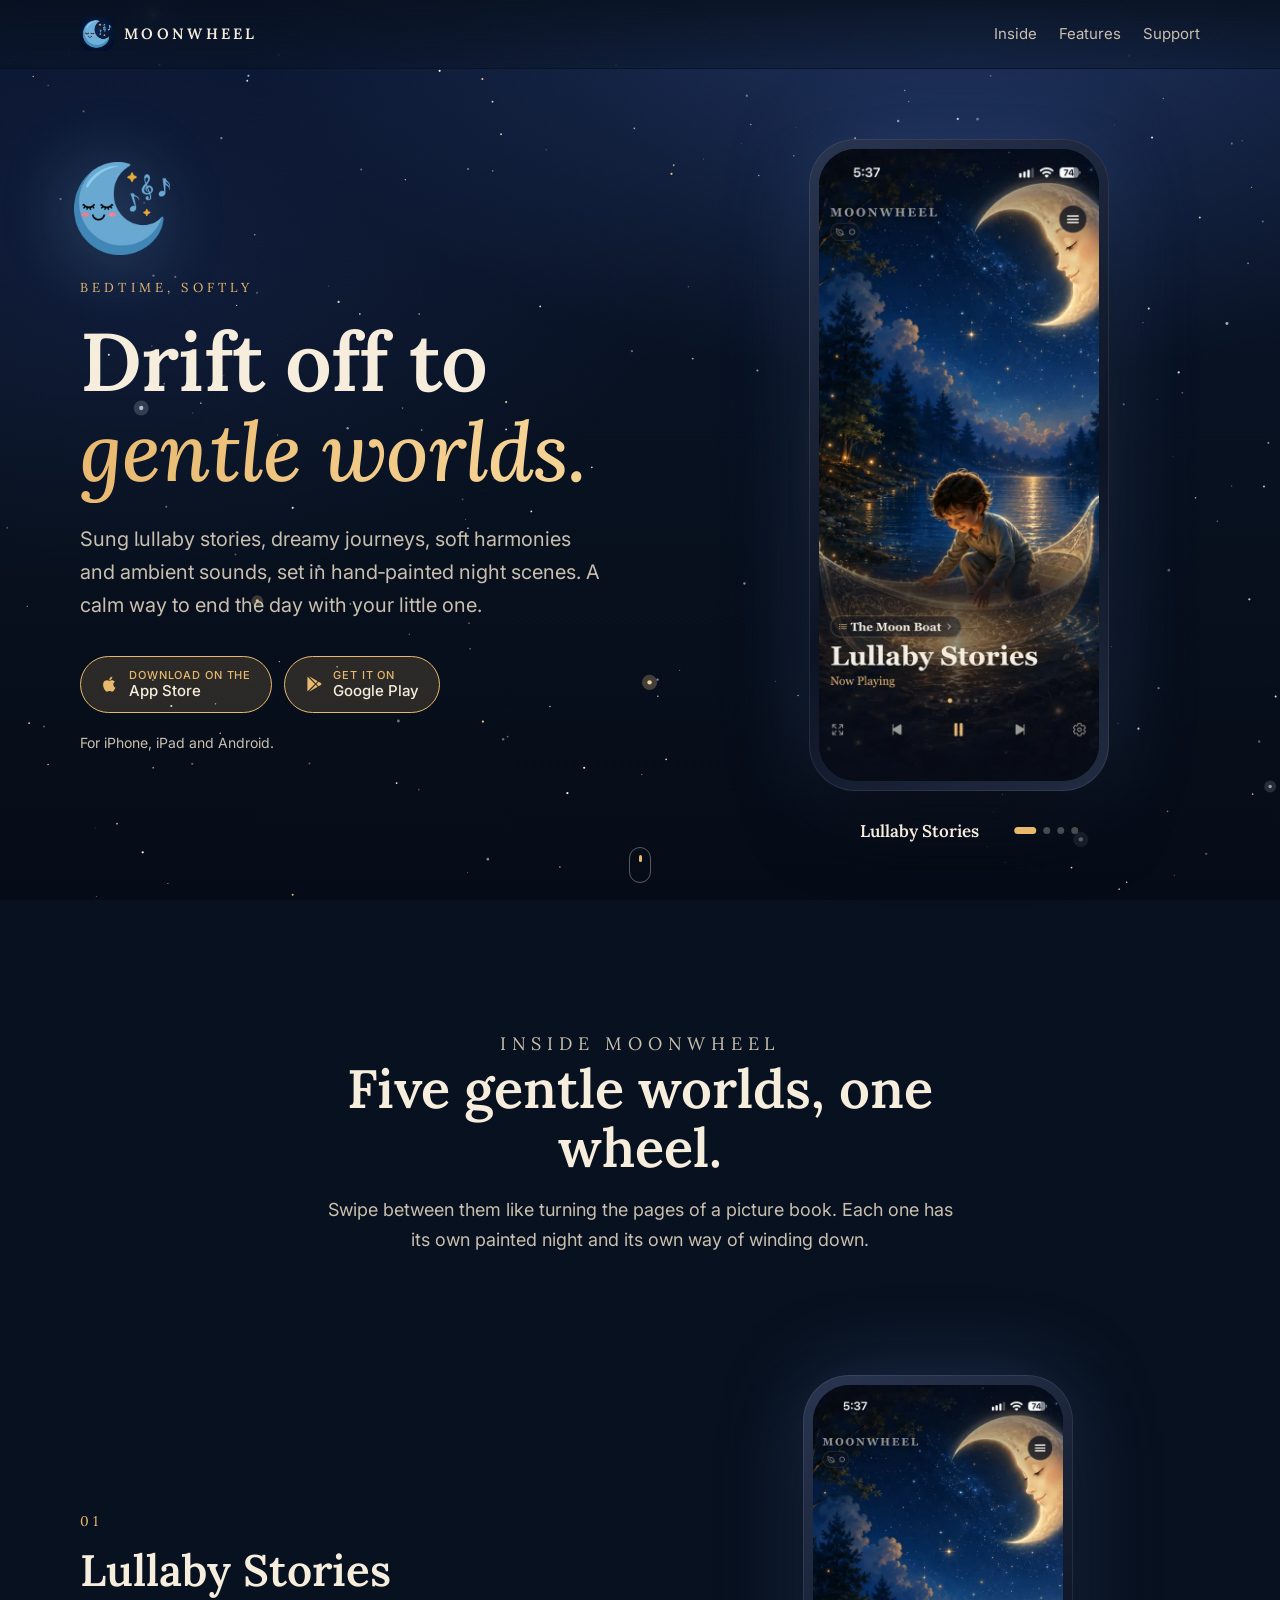
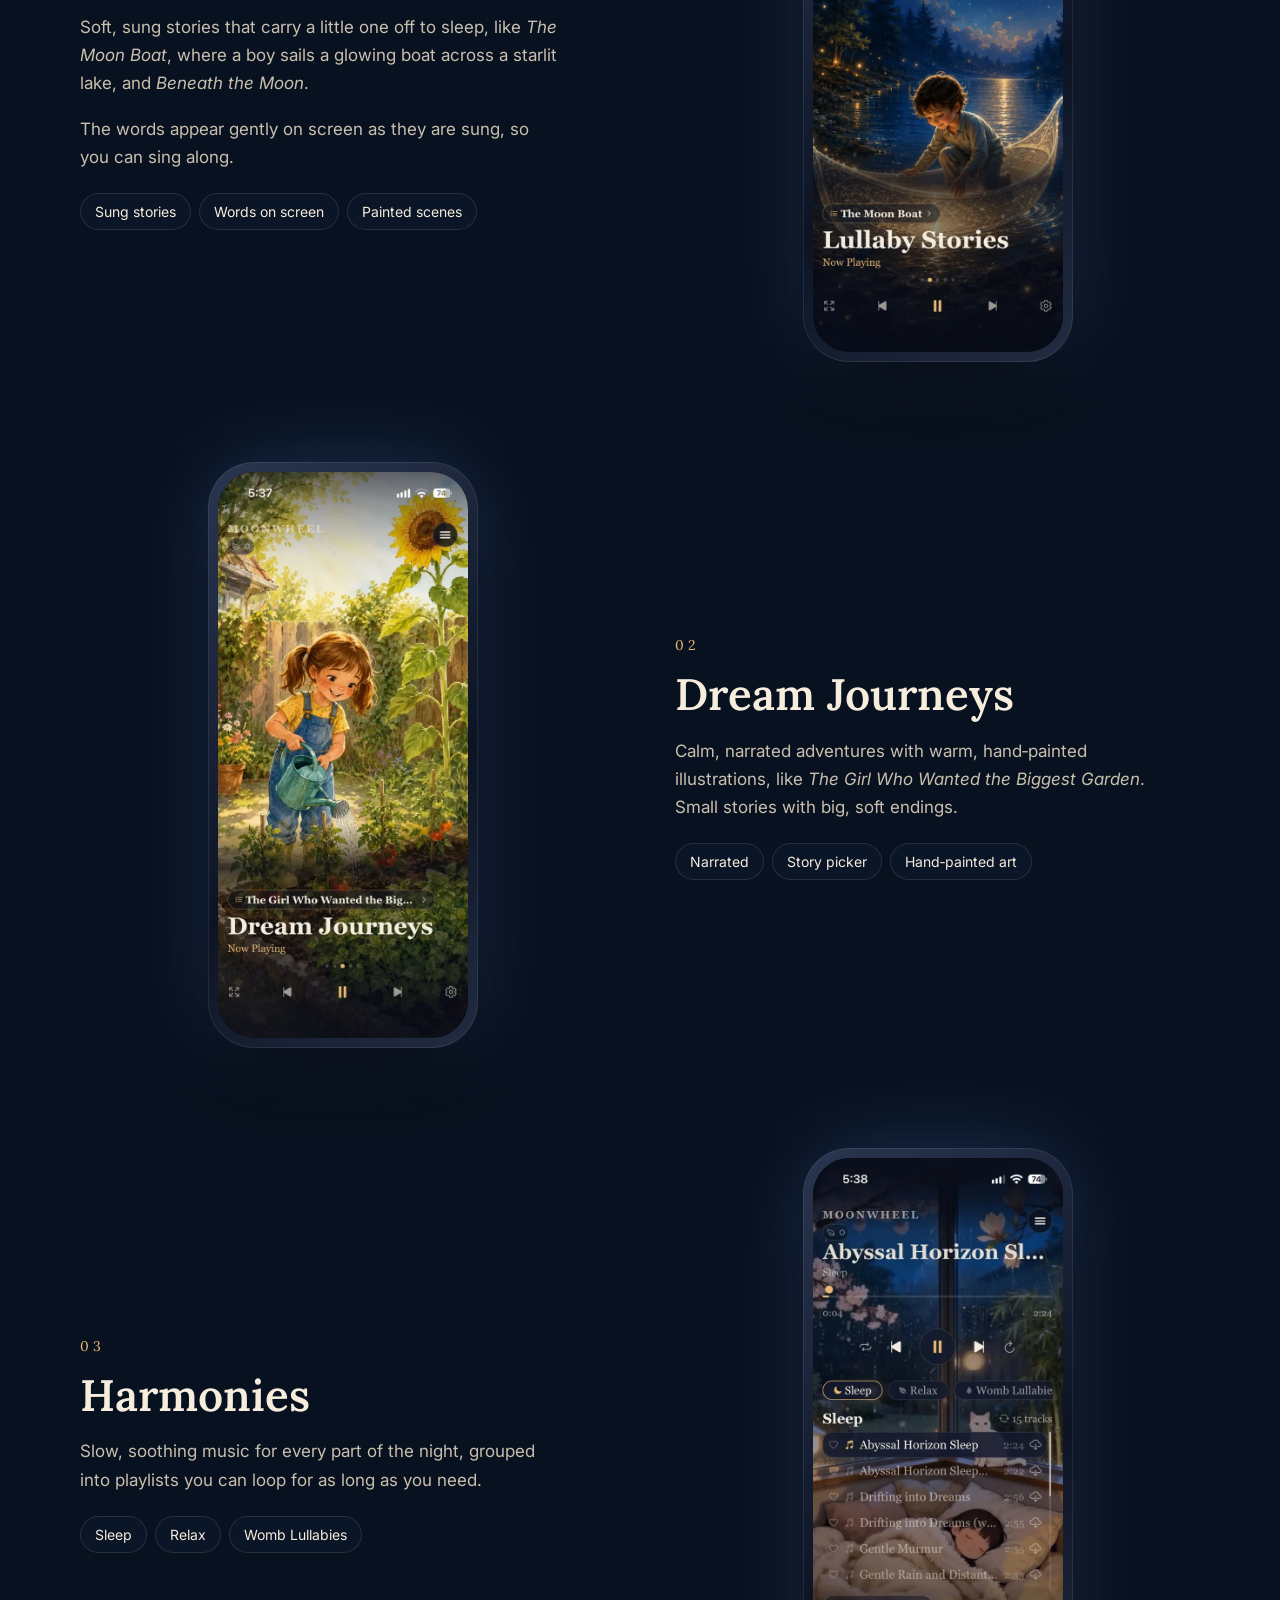
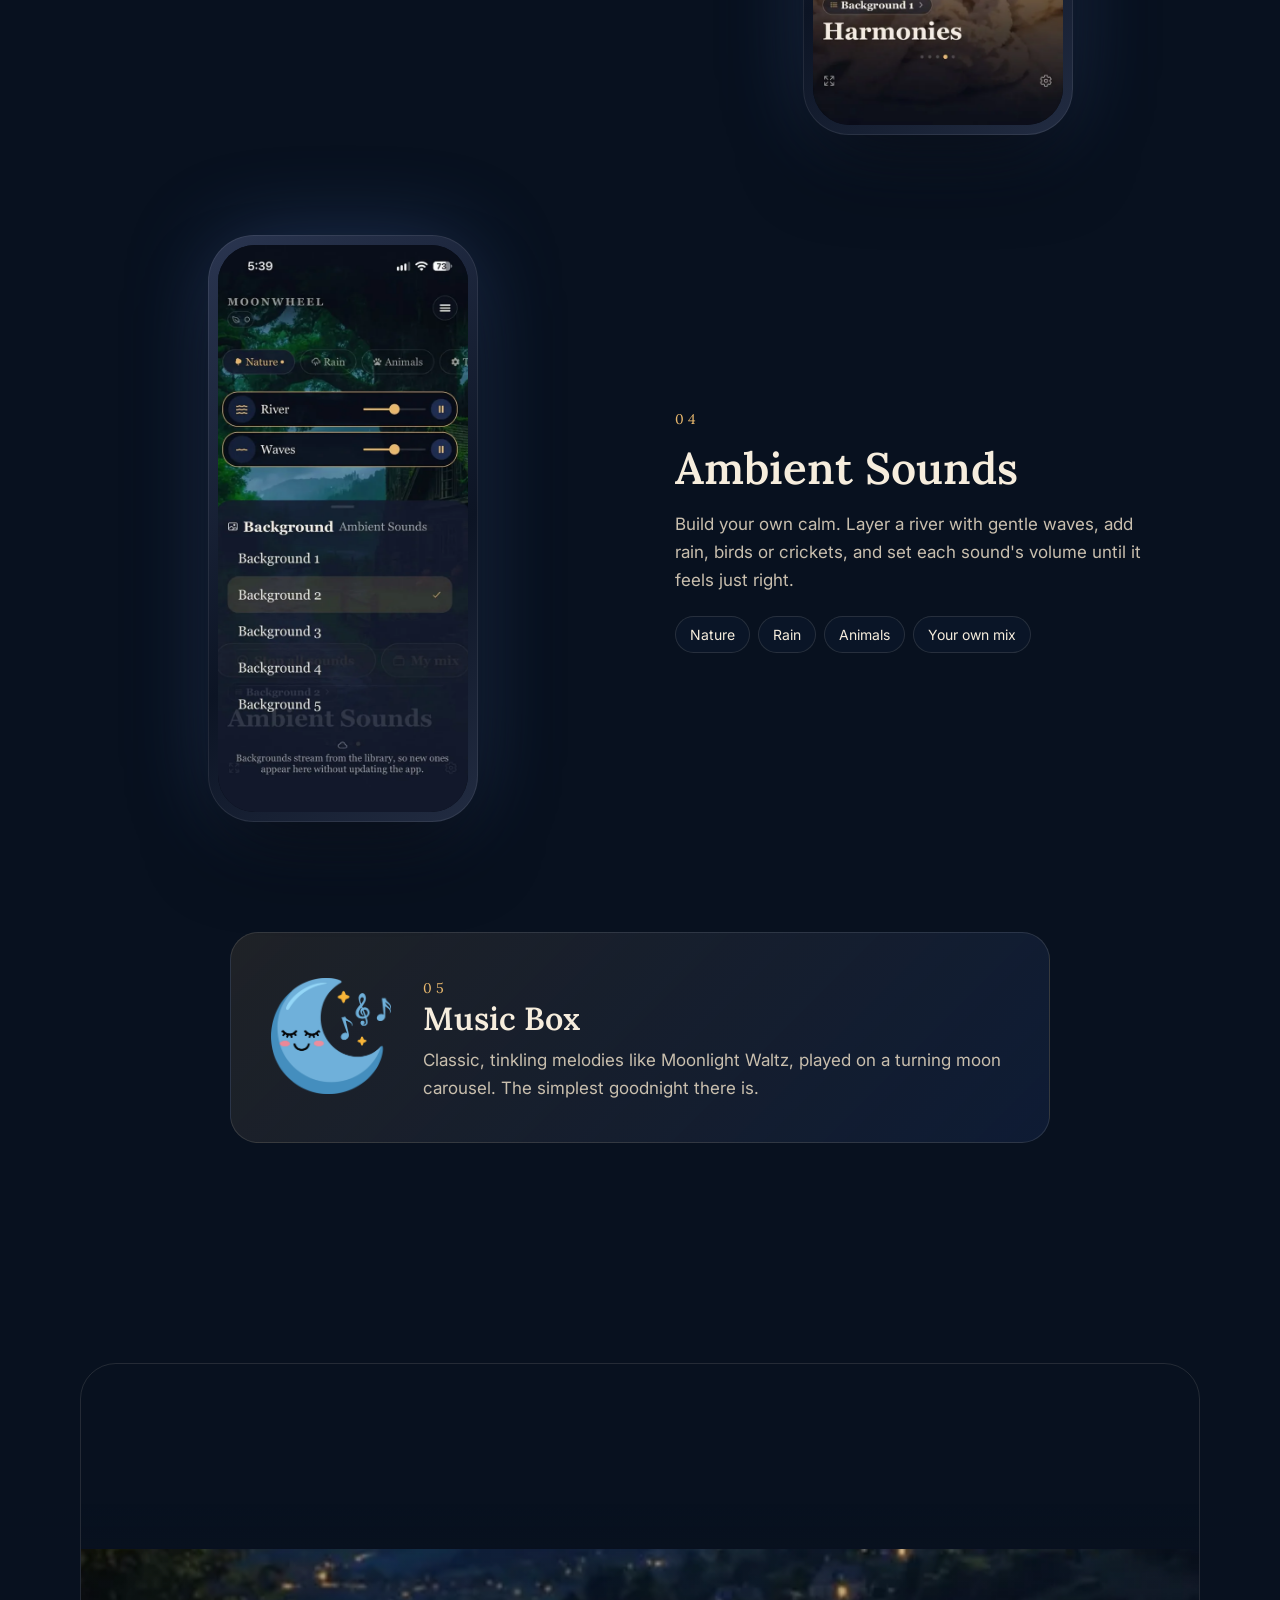
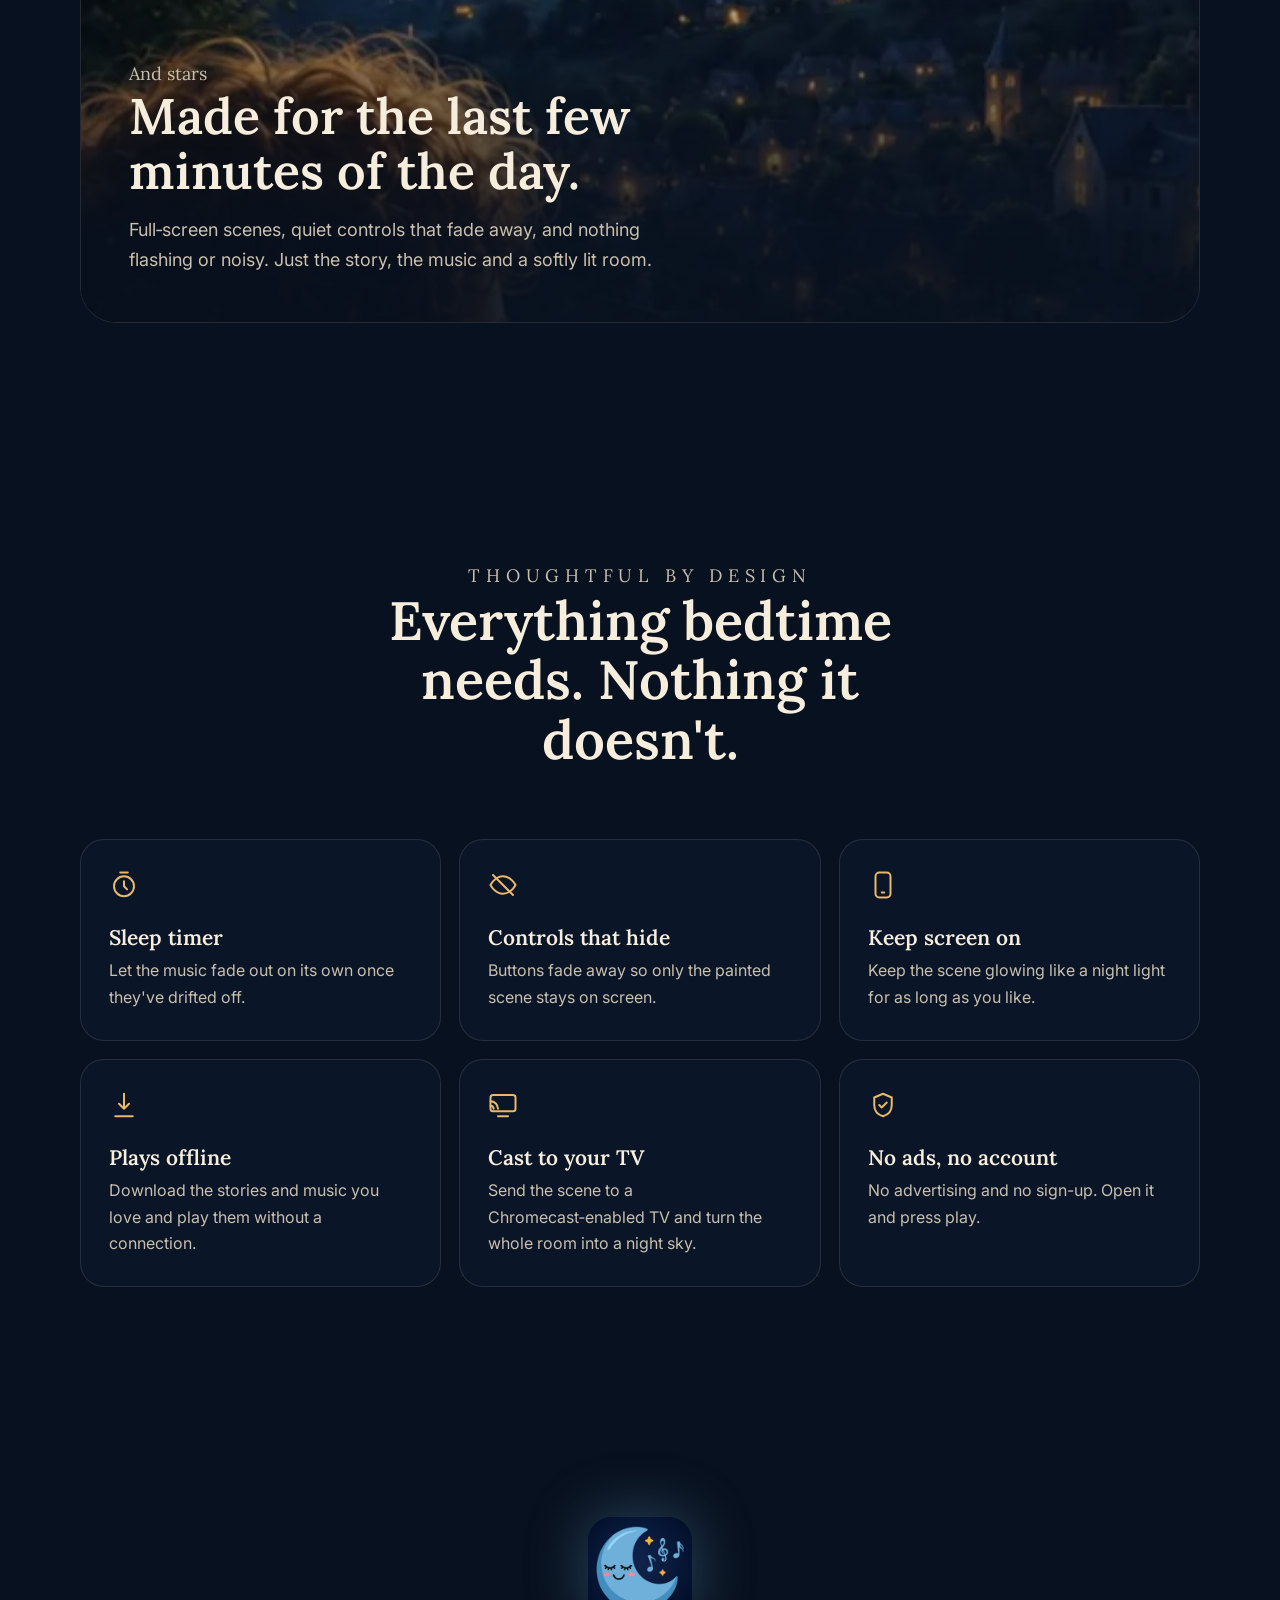
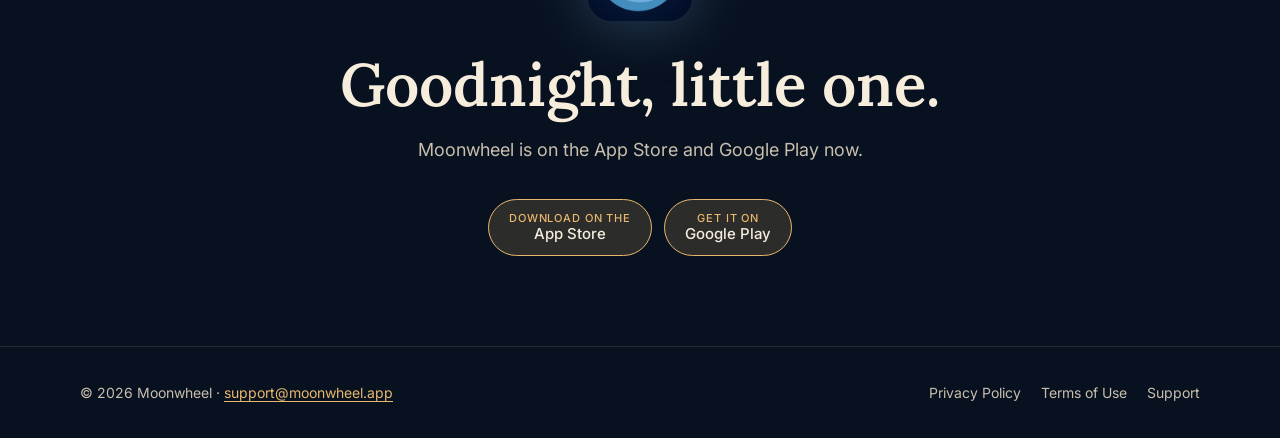
<file: index.html>
<!doctype html>
<html lang="en">
<head>
  <meta charset="utf-8">
  <meta name="viewport" content="width=device-width, initial-scale=1, viewport-fit=cover">
  <title>Moonwheel · Gentle bedtime stories &amp; sleep sounds</title>
  <meta name="description" content="Moonwheel is a calm bedtime app for little ones: sung lullaby stories, narrated dream journeys, soothing harmonies, ambient sounds and a music box, set in hand-painted night scenes.">
  <meta name="theme-color" content="#08111f">
  <meta property="og:title" content="Moonwheel · Gentle bedtime stories & sleep sounds">
  <meta property="og:description" content="Sung lullaby stories, dream journeys, soft harmonies and ambient sounds in hand-painted night scenes.">
  <meta property="og:image" content="https://moonwheel.app/assets/og.jpg">
  <meta property="og:url" content="https://moonwheel.app/">
  <meta name="twitter:card" content="summary_large_image">
  <link rel="icon" href="assets/favicon.png">
  <link rel="apple-touch-icon" href="assets/apple-touch-icon.png">
  <link rel="preconnect" href="https://fonts.googleapis.com">
  <link rel="preconnect" href="https://fonts.gstatic.com" crossorigin>
  <link href="https://fonts.googleapis.com/css2?family=Lora:ital,wght@0,500;0,600;0,700;1,500&family=Inter:wght@400;500;600&display=swap" rel="stylesheet">
  <link rel="preload" as="image" href="assets/lullaby-stories.webp">
  <style>
    :root {
      color-scheme: dark;
      --night: #08111f;
      --night-2: #0d1a2f;
      --night-3: #14264a;
      --cream: #f6eddd;
      --cream-muted: #c9bfae;
      --gold: #e8b86d;
      --gold-bright: #f6d395;
      --gold-glow: rgba(232, 184, 109, 0.35);
      --line: rgba(246, 237, 221, 0.12);
      --glass: rgba(13, 26, 47, 0.55);
      --serif: "Lora", Georgia, "Times New Roman", serif;
      --sans: "Inter", ui-sans-serif, -apple-system, BlinkMacSystemFont, "Segoe UI", sans-serif;
      --max: 1120px;
    }

    * { box-sizing: border-box; }
    html { scroll-behavior: smooth; }
    body {
      margin: 0;
      background: var(--night);
      color: var(--cream);
      font-family: var(--sans);
      font-size: 17px;
      line-height: 1.65;
      overflow-x: hidden;
      -webkit-font-smoothing: antialiased;
    }
    main { overflow-x: clip; }
    img { display: block; max-width: 100%; }
    a { color: var(--gold); text-underline-offset: 0.2em; }
    a:hover { color: var(--gold-bright); }

    /* ---------- Sky ---------- */
    .sky {
      position: fixed;
      inset: 0;
      z-index: -2;
      background:
        radial-gradient(ellipse 80% 60% at 75% 0%, rgba(58, 86, 150, 0.45), transparent 70%),
        radial-gradient(ellipse 60% 50% at 10% 30%, rgba(40, 60, 120, 0.25), transparent 70%),
        linear-gradient(180deg, #0a1630 0%, var(--night) 55%, #060c17 100%);
    }
    #stars { position: fixed; inset: 0; z-index: -1; width: 100%; height: 100%; pointer-events: none; }

    .wrap { width: min(calc(100% - 32px), var(--max)); margin-inline: auto; }

    /* ---------- Header ---------- */
    .top {
      position: sticky;
      top: 0;
      z-index: 20;
      backdrop-filter: blur(14px);
      -webkit-backdrop-filter: blur(14px);
      background: linear-gradient(180deg, rgba(8, 17, 31, 0.85), rgba(8, 17, 31, 0.35));
      border-bottom: 1px solid transparent;
      transition: border-color 0.4s;
    }
    .top.scrolled { border-bottom-color: var(--line); }
    .top .wrap { display: flex; align-items: center; justify-content: space-between; height: 68px; }
    .wordmark {
      display: flex; align-items: center; gap: 10px;
      color: var(--cream); text-decoration: none;
      font-family: var(--serif); font-weight: 600; letter-spacing: 0.22em; font-size: 15px;
    }
    .wordmark img { width: 34px; height: 34px; border-radius: 9px; }
    .top nav { display: flex; gap: 22px; font-size: 15px; }
    .top nav a { color: var(--cream-muted); text-decoration: none; }
    .top nav a:hover { color: var(--cream); }

    /* ---------- Hero ---------- */
    .hero {
      position: relative;
      min-height: calc(100vh - 68px);
      min-height: calc(100svh - 68px);
      display: grid;
      grid-template-columns: 1.1fr 0.9fr;
      align-items: center;
      gap: 48px;
      padding: 40px 0 80px;
    }
    .moon {
      width: 96px;
      height: auto;
      margin: 0 0 22px -6px;
      opacity: 0.95;
      filter: drop-shadow(0 0 40px rgba(112, 176, 220, 0.45));
      animation: bob 9s ease-in-out infinite;
      pointer-events: none;
    }
    .eyebrow {
      font-family: var(--serif);
      letter-spacing: 0.32em;
      text-transform: uppercase;
      font-size: 13px;
      color: var(--gold);
      margin: 0 0 18px;
    }
    h1, h2, h3 { font-family: var(--serif); font-weight: 600; line-height: 1.1; margin: 0; }
    .hero h1 { font-size: clamp(44px, 6.4vw, 82px); letter-spacing: -0.01em; }
    .hero h1 em {
      font-style: italic; font-weight: 500;
      background: linear-gradient(100deg, var(--gold) 0%, var(--gold-bright) 45%, var(--gold) 90%);
      background-size: 200% 100%;
      -webkit-background-clip: text; background-clip: text; color: transparent;
      animation: shimmer 7s ease-in-out infinite;
    }
    .hero .lede { font-size: clamp(17px, 1.6vw, 20px); color: var(--cream-muted); max-width: 33rem; margin: 26px 0 34px; }
    .stores { display: flex; flex-wrap: wrap; gap: 12px; align-items: center; }
    .store {
      display: inline-flex; align-items: center; gap: 10px;
      padding: 12px 20px;
      border-radius: 999px;
      border: 1px solid rgba(232, 184, 109, 0.5);
      background: rgba(232, 184, 109, 0.08);
      color: var(--cream);
      font-weight: 500; font-size: 15px;
      text-decoration: none;
    }
    a.store { background: rgba(232, 184, 109, 0.16); border-color: var(--gold); transition: background 0.2s ease, transform 0.2s ease; }
    a.store:hover { background: rgba(232, 184, 109, 0.26); transform: translateY(-1px); }
    a.store:focus-visible { outline: 2px solid var(--gold); outline-offset: 3px; }
    .store svg { width: 18px; height: 18px; fill: var(--gold); flex: none; }
    .store small { display: block; font-size: 11px; color: var(--gold); letter-spacing: 0.08em; text-transform: uppercase; line-height: 1.2; }
    .store span { line-height: 1.2; }
    .note { margin-top: 18px; font-size: 14px; color: var(--cream-muted); }

    /* ---------- Phone ---------- */
    .phone {
      position: relative;
      width: min(300px, 78vw);
      aspect-ratio: 600 / 1304;
      border-radius: 46px;
      padding: 10px;
      background: linear-gradient(145deg, #2a3550, #0c1424 60%, #222c42);
      box-shadow:
        0 0 0 1px rgba(255, 255, 255, 0.08) inset,
        0 40px 80px -20px rgba(0, 0, 0, 0.7),
        0 0 90px -10px rgba(90, 130, 210, 0.35);
    }
    .phone .screen { position: relative; width: 100%; height: 100%; border-radius: 37px; overflow: hidden; background: #050a14; }
    .phone .screen img { position: absolute; inset: 0; width: 100%; height: 100%; object-fit: cover; }
    .hero-phone { justify-self: center; position: relative; animation: float 8s ease-in-out infinite; }
    .hero-phone::before {
      content: ""; position: absolute; inset: -18% -30%; z-index: -1;
      background: radial-gradient(closest-side, rgba(232, 184, 109, 0.22), transparent 70%);
      animation: breathe 6s ease-in-out infinite;
    }
    .slides img { opacity: 0; transform: scale(1.06); transition: opacity 1.4s ease, transform 7s ease; }
    .slides img.on { opacity: 1; transform: scale(1); }
    .slide-label {
      position: absolute; left: 50%; bottom: -54px; transform: translateX(-50%);
      display: flex; align-items: center; gap: 14px; white-space: nowrap;
    }
    .slide-label b { font-family: var(--serif); font-weight: 600; font-size: 17px; min-width: 9.5em; text-align: center; transition: opacity 0.5s; }
    .dots { display: flex; gap: 7px; }
    .dots button {
      width: 7px; height: 7px; padding: 0; border: 0; border-radius: 99px;
      background: rgba(246, 237, 221, 0.28); cursor: pointer; transition: width 0.4s, background 0.4s;
    }
    .dots button.on { width: 22px; background: var(--gold); }
    .scroll-cue {
      position: absolute; left: 50%; bottom: 18px; transform: translateX(-50%);
      width: 22px; height: 36px; border: 1.5px solid rgba(246, 237, 221, 0.35); border-radius: 12px;
    }
    .scroll-cue::after {
      content: ""; position: absolute; left: 50%; top: 7px; width: 3px; height: 7px; margin-left: -1.5px;
      border-radius: 2px; background: var(--gold); animation: cue 2.2s ease-in-out infinite;
    }

    /* ---------- Sections ---------- */
    section { padding: 110px 0; }
    .section-head { text-align: center; max-width: 40rem; margin: 0 auto 70px; }
    .section-head h2 { font-size: clamp(34px, 4.4vw, 54px); }
    .section-head p { color: var(--cream-muted); font-size: 18px; margin: 18px 0 0; }

    .world {
      display: grid;
      grid-template-columns: 1fr 1fr;
      align-items: center;
      gap: 70px;
      padding: 50px 0;
    }
    .world:nth-of-type(even) .world-copy { order: 2; }
    .world .phone { justify-self: center; width: min(270px, 70vw); }
    .world-num { font-family: var(--serif); color: var(--gold); font-size: 14px; letter-spacing: 0.3em; }
    .world h3 { font-size: clamp(30px, 3.6vw, 44px); margin: 12px 0 18px; }
    .world p { color: var(--cream-muted); margin: 0 0 18px; max-width: 30rem; }
    .chips { display: flex; flex-wrap: wrap; gap: 8px; margin-top: 22px; }
    .chip {
      padding: 6px 14px; border-radius: 999px; font-size: 14px;
      border: 1px solid var(--line); background: var(--glass); color: var(--cream);
    }

    .musicbox {
      margin: 60px auto 0;
      max-width: 820px;
      display: grid;
      grid-template-columns: auto 1fr;
      gap: 32px;
      align-items: center;
      padding: 40px;
      border-radius: 28px;
      border: 1px solid var(--line);
      background: linear-gradient(135deg, rgba(232, 184, 109, 0.1), rgba(20, 38, 74, 0.5));
    }
    .musicbox .notes { position: relative; width: 120px; height: 120px; }
    .musicbox .notes img { width: 120px; height: auto; animation: sway 6s ease-in-out infinite; }
    .musicbox .notes i {
      position: absolute; font-style: normal; color: var(--gold); font-size: 22px; opacity: 0;
      animation: note 4.5s ease-in infinite;
    }
    .musicbox .notes i:nth-child(2) { left: 70%; top: 10%; animation-delay: 0s; }
    .musicbox .notes i:nth-child(3) { left: 85%; top: 35%; animation-delay: 1.5s; }
    .musicbox .notes i:nth-child(4) { left: 60%; top: 0; animation-delay: 3s; }
    .musicbox h3 { font-size: 32px; margin-bottom: 10px; }
    .musicbox p { margin: 0; color: var(--cream-muted); }

    /* ---------- Read along ---------- */
    .readalong {
      position: relative;
      border-radius: 36px;
      overflow: hidden;
      min-height: 560px;
      display: flex;
      align-items: flex-end;
      border: 1px solid var(--line);
    }
    .readalong > img {
      position: absolute; inset: 0; width: 100%; height: 100%; object-fit: cover; object-position: 50% 30%;
      transform: scale(1.08); transition: transform 0.2s linear; will-change: transform;
    }
    .readalong::after {
      content: ""; position: absolute; inset: 0;
      background: linear-gradient(180deg, rgba(8, 17, 31, 0) 25%, rgba(8, 17, 31, 0.92) 85%);
    }
    .readalong .copy { position: relative; z-index: 1; padding: 48px; max-width: 40rem; }
    .readalong h2 { font-size: clamp(32px, 4vw, 50px); }
    .readalong p { color: var(--cream-muted); font-size: 18px; margin: 16px 0 0; }
    .lyric {
      font-family: var(--serif); font-size: clamp(22px, 2.6vw, 30px); color: var(--cream);
      margin: 0 0 26px; min-height: 1.4em;
    }
    .lyric span { opacity: 0; display: inline-block; transform: translateY(8px); transition: opacity 0.5s, transform 0.5s; }
    .lyric span.on { opacity: 1; transform: none; }

    /* ---------- Features ---------- */
    .features { display: grid; grid-template-columns: repeat(3, 1fr); gap: 18px; }
    .feature {
      padding: 30px 28px; border-radius: 24px;
      border: 1px solid var(--line); background: var(--glass);
      transition: transform 0.4s ease, border-color 0.4s ease;
    }
    .feature:hover { transform: translateY(-4px); border-color: rgba(232, 184, 109, 0.4); }
    .feature svg { width: 30px; height: 30px; stroke: var(--gold); fill: none; stroke-width: 1.6; stroke-linecap: round; stroke-linejoin: round; }
    .feature h3 { font-size: 21px; margin: 18px 0 8px; }
    .feature p { margin: 0; color: var(--cream-muted); font-size: 16px; }

    /* ---------- Closing ---------- */
    .closing { text-align: center; padding: 120px 0 90px; }
    .closing .app-icon {
      width: 104px; height: 104px; border-radius: 24px; margin: 0 auto 30px;
      box-shadow: 0 0 60px rgba(112, 176, 220, 0.35); animation: bob 8s ease-in-out infinite;
    }
    .closing h2 { font-size: clamp(36px, 5vw, 60px); }
    .closing p { color: var(--cream-muted); font-size: 18px; margin: 18px auto 34px; max-width: 32rem; }
    .closing .stores { justify-content: center; }

    footer { border-top: 1px solid var(--line); padding: 34px 0 calc(34px + env(safe-area-inset-bottom)); font-size: 14px; color: var(--cream-muted); }
    footer .wrap { display: flex; flex-wrap: wrap; justify-content: space-between; gap: 16px; }
    footer nav { display: flex; flex-wrap: wrap; gap: 20px; }
    footer nav a { color: var(--cream-muted); text-decoration: none; }
    footer nav a:hover { color: var(--cream); }

    /* ---------- Reveal ---------- */
    .reveal { opacity: 0; transform: translateY(36px); transition: opacity 1s ease, transform 1s cubic-bezier(0.2, 0.7, 0.2, 1); }
    .reveal.in { opacity: 1; transform: none; }
    .reveal.d1 { transition-delay: 0.12s; }
    .reveal.d2 { transition-delay: 0.24s; }

    @keyframes float { 0%, 100% { transform: translateY(0) rotate(-1deg); } 50% { transform: translateY(-16px) rotate(1deg); } }
    @keyframes bob { 0%, 100% { transform: translateY(0) rotate(-4deg); } 50% { transform: translateY(-12px) rotate(3deg); } }
    @keyframes sway { 0%, 100% { transform: rotate(-6deg); } 50% { transform: rotate(6deg); } }
    @keyframes breathe { 0%, 100% { opacity: 0.6; transform: scale(0.95); } 50% { opacity: 1; transform: scale(1.05); } }
    @keyframes shimmer { 0%, 100% { background-position: 0% 50%; } 50% { background-position: 100% 50%; } }
    @keyframes cue { 0% { opacity: 0; transform: translateY(0); } 30% { opacity: 1; } 100% { opacity: 0; transform: translateY(12px); } }
    @keyframes note {
      0% { opacity: 0; transform: translate(0, 10px) rotate(-10deg); }
      20% { opacity: 1; }
      100% { opacity: 0; transform: translate(26px, -50px) rotate(15deg); }
    }

    /* ---------- Responsive ---------- */
    @media (max-width: 880px) {
      .top nav a.hide-sm { display: none; }
      .hero { grid-template-columns: 1fr; text-align: center; gap: 40px; padding: 30px 0 120px; }
      .hero .lede { margin-inline: auto; }
      .hero .stores { justify-content: center; }
      .moon { width: 84px; margin: 0 auto 18px; }
      .world { grid-template-columns: 1fr; gap: 36px; text-align: center; padding: 40px 0; }
      .world:nth-of-type(even) .world-copy { order: 0; }
      .world p { margin-inline: auto; }
      .chips { justify-content: center; }
      .features { grid-template-columns: 1fr 1fr; }
      .musicbox { grid-template-columns: 1fr; text-align: center; justify-items: center; padding: 32px 24px; }
      section { padding: 80px 0; }
      .readalong { min-height: 520px; }
      .readalong .copy { padding: 30px 24px; }
      .scroll-cue { display: none; }
    }
    @media (max-width: 560px) {
      .features { grid-template-columns: 1fr; }
      .top nav { gap: 16px; font-size: 14px; }
      .wordmark span { display: none; }
    }
    @media (prefers-reduced-motion: reduce) {
      *, *::before, *::after { animation: none !important; transition: none !important; }
      .reveal { opacity: 1; transform: none; }
      .lyric span { opacity: 1; transform: none; }
    }
  </style>
</head>
<body>
  <div class="sky" aria-hidden="true"></div>
  <canvas id="stars" aria-hidden="true"></canvas>

  <header class="top" id="top">
    <div class="wrap">
      <a class="wordmark" href="/"><img src="assets/app-icon.png" alt="" width="34" height="34"><span>MOONWHEEL</span></a>
      <nav aria-label="Main">
        <a class="hide-sm" href="#worlds">Inside</a>
        <a class="hide-sm" href="#features">Features</a>
        <a href="support.html">Support</a>
      </nav>
    </div>
  </header>

  <main>
    <div class="wrap">
      <section class="hero" aria-labelledby="hero-title">
        <div>
          <img class="moon" src="assets/moon.png" alt="" width="512" height="495">
          <p class="eyebrow reveal">Bedtime, softly</p>
          <h1 id="hero-title" class="reveal d1">Drift off to <em>gentle&nbsp;worlds.</em></h1>
          <p class="lede reveal d2">Sung lullaby stories, dreamy journeys, soft harmonies and ambient sounds, set in hand‑painted night scenes. A calm way to end the day with your little one.</p>
          <div class="stores reveal d2">
            <a class="store" href="https://apps.apple.com/app/id6805182580" aria-label="Download Moonwheel on the App Store">
              <svg viewBox="0 0 24 24" aria-hidden="true"><path d="M16.4 12.6c0-2.4 2-3.6 2.1-3.7-1.2-1.7-3-1.9-3.6-2-1.5-.2-3 .9-3.8.9-.8 0-2-.9-3.3-.9-1.7 0-3.3 1-4.2 2.5-1.8 3.1-.5 7.7 1.3 10.2.9 1.2 1.9 2.6 3.2 2.6 1.3-.1 1.8-.8 3.3-.8s2 .8 3.3.8c1.4 0 2.3-1.3 3.1-2.5 1-1.4 1.4-2.8 1.4-2.9 0 0-2.8-1-2.8-4.2zM14 5.3c.7-.8 1.2-2 1-3.1-1 0-2.2.7-2.9 1.5-.6.7-1.2 1.9-1 3 1.1.1 2.2-.6 2.9-1.4z"/></svg>
              <span><small>Download on the</small>App Store</span>
            </a>
            <a class="store" href="https://play.google.com/store/apps/details?id=com.moonwheel.app" aria-label="Get Moonwheel on Google Play">
              <svg viewBox="0 0 24 24" aria-hidden="true"><path d="M3.6 2.3c-.3.3-.4.7-.4 1.2v17c0 .5.1.9.4 1.2l9.6-9.7-9.6-9.7zm10.6 10.7 2.7 2.7-11.4 6.5 8.7-9.2zm0-2L5.5 1.8l11.4 6.5-2.7 2.7zm3.9-1.9 3 1.7c.9.5.9 1.9 0 2.4l-3 1.7-3-2.9 3-2.9z"/></svg>
              <span><small>Get it on</small>Google Play</span>
            </a>
          </div>
          <p class="note reveal d2">For iPhone, iPad and Android.</p>
        </div>

        <div class="hero-phone reveal d1">
          <div class="phone">
            <div class="screen slides" id="slides">
              <img class="on" src="assets/lullaby-stories.webp" alt="Lullaby Stories: a child in a glowing moon boat on a starlit lake" data-label="Lullaby Stories">
              <img src="assets/dream-journeys.webp" alt="Dream Journeys: a girl watering her sunflower garden" data-label="Dream Journeys" loading="lazy">
              <img src="assets/harmonies.webp" alt="Harmonies: a sleep music playlist over a rainy window scene" data-label="Harmonies" loading="lazy">
              <img src="assets/read-along.webp" alt="Words of a lullaby shown over a child watching a moonlit village" data-label="Read Along" loading="lazy">
            </div>
          </div>
          <div class="slide-label" aria-live="polite">
            <b id="slide-name">Lullaby Stories</b>
            <div class="dots" id="dots"></div>
          </div>
        </div>
        <a class="scroll-cue" href="#worlds" aria-label="Scroll to see more"></a>
      </section>
    </div>

    <section id="worlds">
      <div class="wrap">
        <div class="section-head reveal">
          <p class="eyebrow">Inside Moonwheel</p>
          <h2>Five gentle worlds, one wheel.</h2>
          <p>Swipe between them like turning the pages of a picture book. Each one has its own painted night and its own way of winding down.</p>
        </div>

        <article class="world">
          <div class="world-copy reveal">
            <span class="world-num">01</span>
            <h3>Lullaby Stories</h3>
            <p>Soft, sung stories that carry a little one off to sleep, like <em>The Moon Boat</em>, where a boy sails a glowing boat across a starlit lake, and <em>Beneath the Moon</em>.</p>
            <p>The words appear gently on screen as they are sung, so you can sing along.</p>
            <div class="chips"><span class="chip">Sung stories</span><span class="chip">Words on screen</span><span class="chip">Painted scenes</span></div>
          </div>
          <div class="phone reveal d1"><div class="screen"><img src="assets/lullaby-stories.webp" alt="Lullaby Stories screen" loading="lazy"></div></div>
        </article>

        <article class="world">
          <div class="world-copy reveal">
            <span class="world-num">02</span>
            <h3>Dream Journeys</h3>
            <p>Calm, narrated adventures with warm, hand‑painted illustrations, like <em>The Girl Who Wanted the Biggest Garden</em>. Small stories with big, soft endings.</p>
            <div class="chips"><span class="chip">Narrated</span><span class="chip">Story picker</span><span class="chip">Hand‑painted art</span></div>
          </div>
          <div class="phone reveal d1"><div class="screen"><img src="assets/dream-journeys.webp" alt="Dream Journeys screen" loading="lazy"></div></div>
        </article>

        <article class="world">
          <div class="world-copy reveal">
            <span class="world-num">03</span>
            <h3>Harmonies</h3>
            <p>Slow, soothing music for every part of the night, grouped into playlists you can loop for as long as you need.</p>
            <div class="chips"><span class="chip">Sleep</span><span class="chip">Relax</span><span class="chip">Womb Lullabies</span></div>
          </div>
          <div class="phone reveal d1"><div class="screen"><img src="assets/harmonies.webp" alt="Harmonies screen" loading="lazy"></div></div>
        </article>

        <article class="world">
          <div class="world-copy reveal">
            <span class="world-num">04</span>
            <h3>Ambient Sounds</h3>
            <p>Build your own calm. Layer a river with gentle waves, add rain, birds or crickets, and set each sound's volume until it feels just right.</p>
            <div class="chips"><span class="chip">Nature</span><span class="chip">Rain</span><span class="chip">Animals</span><span class="chip">Your own mix</span></div>
          </div>
          <div class="phone reveal d1"><div class="screen"><img src="assets/ambient-sounds.webp" alt="Ambient Sounds mixer screen" loading="lazy"></div></div>
        </article>

        <div class="musicbox reveal">
          <div class="notes" aria-hidden="true">
            <img src="assets/moon.png" alt="" width="120" height="116">
            <i>♪</i><i>♫</i><i>♩</i>
          </div>
          <div>
            <span class="world-num">05</span>
            <h3>Music Box</h3>
            <p>Classic, tinkling melodies like Moonlight Waltz, played on a turning moon carousel. The simplest goodnight there is.</p>
          </div>
        </div>
      </div>
    </section>

    <section aria-labelledby="readalong-title">
      <div class="wrap">
        <div class="readalong reveal" id="readalong">
          <img src="assets/read-along.webp" alt="" loading="lazy">
          <div class="copy">
            <p class="lyric" id="lyric" aria-hidden="true"></p>
            <h2 id="readalong-title">Made for the last few minutes of the day.</h2>
            <p>Full‑screen scenes, quiet controls that fade away, and nothing flashing or noisy. Just the story, the music and a softly lit room.</p>
          </div>
        </div>
      </div>
    </section>

    <section id="features">
      <div class="wrap">
        <div class="section-head reveal">
          <p class="eyebrow">Thoughtful by design</p>
          <h2>Everything bedtime needs. Nothing it doesn't.</h2>
        </div>
        <div class="features">
          <div class="feature reveal">
            <svg viewBox="0 0 24 24" aria-hidden="true"><circle cx="12" cy="13" r="8"/><path d="M12 9v4l2.5 2.5M9 2h6"/></svg>
            <h3>Sleep timer</h3>
            <p>Let the music fade out on its own once they've drifted off.</p>
          </div>
          <div class="feature reveal d1">
            <svg viewBox="0 0 24 24" aria-hidden="true"><path d="M2 12s3.5-7 10-7 10 7 10 7-3.5 7-10 7S2 12 2 12z"/><path d="M4 4l16 16"/></svg>
            <h3>Controls that hide</h3>
            <p>Buttons fade away so only the painted scene stays on screen.</p>
          </div>
          <div class="feature reveal d2">
            <svg viewBox="0 0 24 24" aria-hidden="true"><rect x="6" y="2" width="12" height="20" rx="3"/><path d="M11 18h2"/></svg>
            <h3>Keep screen on</h3>
            <p>Keep the scene glowing like a night light for as long as you like.</p>
          </div>
          <div class="feature reveal">
            <svg viewBox="0 0 24 24" aria-hidden="true"><path d="M12 3v12m0 0-4-4m4 4 4-4"/><path d="M5 21h14"/></svg>
            <h3>Plays offline</h3>
            <p>Download the stories and music you love and play them without a connection.</p>
          </div>
          <div class="feature reveal d1">
            <svg viewBox="0 0 24 24" aria-hidden="true"><rect x="2" y="4" width="20" height="13" rx="2"/><path d="M8 21h8M2 9a6 6 0 0 1 6 6M2 12.5A2.5 2.5 0 0 1 4.5 15"/></svg>
            <h3>Cast to your TV</h3>
            <p>Send the scene to a Chromecast‑enabled TV and turn the whole room into a night sky.</p>
          </div>
          <div class="feature reveal d2">
            <svg viewBox="0 0 24 24" aria-hidden="true"><path d="M12 3l7 3v6c0 4.5-3 7.8-7 9-4-1.2-7-4.5-7-9V6l7-3z"/><path d="M9 12l2 2 4-4"/></svg>
            <h3>No ads, no account</h3>
            <p>No advertising and no sign-up. Open it and press play.</p>
          </div>
        </div>
      </div>
    </section>

    <section class="closing">
      <div class="wrap reveal">
        <img class="app-icon" src="assets/app-icon.png" alt="Moonwheel app icon" width="104" height="104">
        <h2>Goodnight, little one.</h2>
        <p>Moonwheel is on the App Store and Google Play now.</p>
        <div class="stores">
          <a class="store" href="https://apps.apple.com/app/id6805182580" aria-label="Download Moonwheel on the App Store"><span><small>Download on the</small>App Store</span></a>
          <a class="store" href="https://play.google.com/store/apps/details?id=com.moonwheel.app" aria-label="Get Moonwheel on Google Play"><span><small>Get it on</small>Google Play</span></a>
        </div>
      </div>
    </section>
  </main>

  <footer>
    <div class="wrap">
      <span>© 2026 Moonwheel · <a href="mailto:support@moonwheel.app">support@moonwheel.app</a></span>
      <nav aria-label="Legal">
        <a href="privacy.html">Privacy Policy</a>
        <a href="terms.html">Terms of Use</a>
        <a href="support.html">Support</a>
      </nav>
    </div>
  </footer>

  <script>
    (function () {
      var reduce = window.matchMedia('(prefers-reduced-motion: reduce)').matches;

      /* Starfield with twinkle, slow drift and the odd shooting star. */
      var canvas = document.getElementById('stars');
      var ctx = canvas.getContext('2d');
      var stars = [], shooters = [], w, h, dpr;
      function size() {
        dpr = Math.min(window.devicePixelRatio || 1, 2);
        w = window.innerWidth; h = window.innerHeight;
        canvas.width = w * dpr; canvas.height = h * dpr;
        ctx.setTransform(dpr, 0, 0, dpr, 0, 0);
        var count = Math.round(w * h / 5200);
        stars = [];
        for (var i = 0; i < count; i++) {
          stars.push({
            x: Math.random() * w, y: Math.random() * h,
            r: Math.random() < 0.08 ? 1.3 + Math.random() : 0.4 + Math.random() * 0.8,
            p: Math.random() * Math.PI * 2, s: 0.4 + Math.random() * 1.4,
            gold: Math.random() < 0.18
          });
        }
      }
      var scrollY = 0;
      function frame(t) {
        ctx.clearRect(0, 0, w, h);
        var off = scrollY * 0.08;
        for (var i = 0; i < stars.length; i++) {
          var s = stars[i];
          var a = reduce ? 0.8 : 0.35 + 0.65 * (0.5 + 0.5 * Math.sin(t / 1000 * s.s + s.p));
          var y = ((s.y - off * s.r) % h + h) % h;
          ctx.globalAlpha = a;
          ctx.fillStyle = s.gold ? '#f6d395' : '#e9eefc';
          ctx.beginPath(); ctx.arc(s.x, y, s.r, 0, 6.283); ctx.fill();
          if (s.r > 1.6) {
            ctx.globalAlpha = a * 0.25;
            ctx.beginPath(); ctx.arc(s.x, y, s.r * 3.5, 0, 6.283); ctx.fill();
          }
        }
        if (!reduce && Math.random() < 0.004 && shooters.length < 2) {
          shooters.push({ x: Math.random() * w * 0.8 + w * 0.2, y: Math.random() * h * 0.4, v: 7 + Math.random() * 5, life: 1 });
        }
        for (var j = shooters.length - 1; j >= 0; j--) {
          var m = shooters[j];
          m.x -= m.v; m.y += m.v * 0.45; m.life -= 0.014;
          if (m.life <= 0) { shooters.splice(j, 1); continue; }
          var g = ctx.createLinearGradient(m.x, m.y, m.x + 90, m.y - 40);
          g.addColorStop(0, 'rgba(246,211,149,' + m.life + ')');
          g.addColorStop(1, 'rgba(246,211,149,0)');
          ctx.globalAlpha = 1; ctx.strokeStyle = g; ctx.lineWidth = 1.6;
          ctx.beginPath(); ctx.moveTo(m.x, m.y); ctx.lineTo(m.x + 90, m.y - 40); ctx.stroke();
        }
        ctx.globalAlpha = 1;
        if (!reduce) requestAnimationFrame(frame);
      }
      size(); requestAnimationFrame(frame);
      window.addEventListener('resize', function () { size(); if (reduce) frame(0); });

      /* Header border + read-along parallax on scroll. */
      var top = document.getElementById('top');
      var ra = document.getElementById('readalong');
      var raImg = ra.querySelector('img');
      window.addEventListener('scroll', function () {
        scrollY = window.scrollY;
        top.classList.toggle('scrolled', scrollY > 10);
        if (!reduce) {
          var r = ra.getBoundingClientRect();
          var k = (r.top + r.height / 2 - h / 2) / h;
          raImg.style.transform = 'scale(1.12) translateY(' + (k * 40).toFixed(1) + 'px)';
        }
      }, { passive: true });

      /* Hero phone slideshow. */
      var slides = Array.prototype.slice.call(document.querySelectorAll('#slides img'));
      var dots = document.getElementById('dots');
      var name = document.getElementById('slide-name');
      var cur = 0, timer;
      slides.forEach(function (img, i) {
        var b = document.createElement('button');
        b.type = 'button';
        b.setAttribute('aria-label', 'Show ' + img.dataset.label);
        if (i === 0) b.className = 'on';
        b.addEventListener('click', function () { show(i); restart(); });
        dots.appendChild(b);
      });
      function show(i) {
        slides[cur].classList.remove('on'); dots.children[cur].classList.remove('on');
        cur = i;
        slides[cur].classList.add('on'); dots.children[cur].classList.add('on');
        name.style.opacity = 0;
        setTimeout(function () { name.textContent = slides[cur].dataset.label; name.style.opacity = 1; }, 250);
      }
      function restart() { clearInterval(timer); timer = setInterval(function () { show((cur + 1) % slides.length); }, 4200); }
      if (!reduce) restart();

      /* Lyric that writes itself word by word. */
      var lines = ['And stars came softly through the skies,', 'Have softly gone away.'];
      var lyric = document.getElementById('lyric'), li = 0, started = false;
      function sing() {
        var words = lines[li].split(' ');
        lyric.innerHTML = words.map(function (wd) { return '<span>' + wd + '&nbsp;</span>'; }).join('');
        var spans = lyric.children;
        if (reduce) { for (var k = 0; k < spans.length; k++) spans[k].className = 'on'; return; }
        for (var n = 0; n < spans.length; n++) (function (n) { setTimeout(function () { spans[n].className = 'on'; }, 380 * n); })(n);
        li = (li + 1) % lines.length;
        setTimeout(sing, 380 * words.length + 2600);
      }

      /* Scroll reveal. */
      var io = new IntersectionObserver(function (entries) {
        entries.forEach(function (e) {
          if (!e.isIntersecting) return;
          e.target.classList.add('in');
          if (e.target === ra && !started) { started = true; sing(); }
          io.unobserve(e.target);
        });
      }, { threshold: 0.18 });
      document.querySelectorAll('.reveal').forEach(function (el) { io.observe(el); });
    })();
  </script>
</body>
</html>
</file>
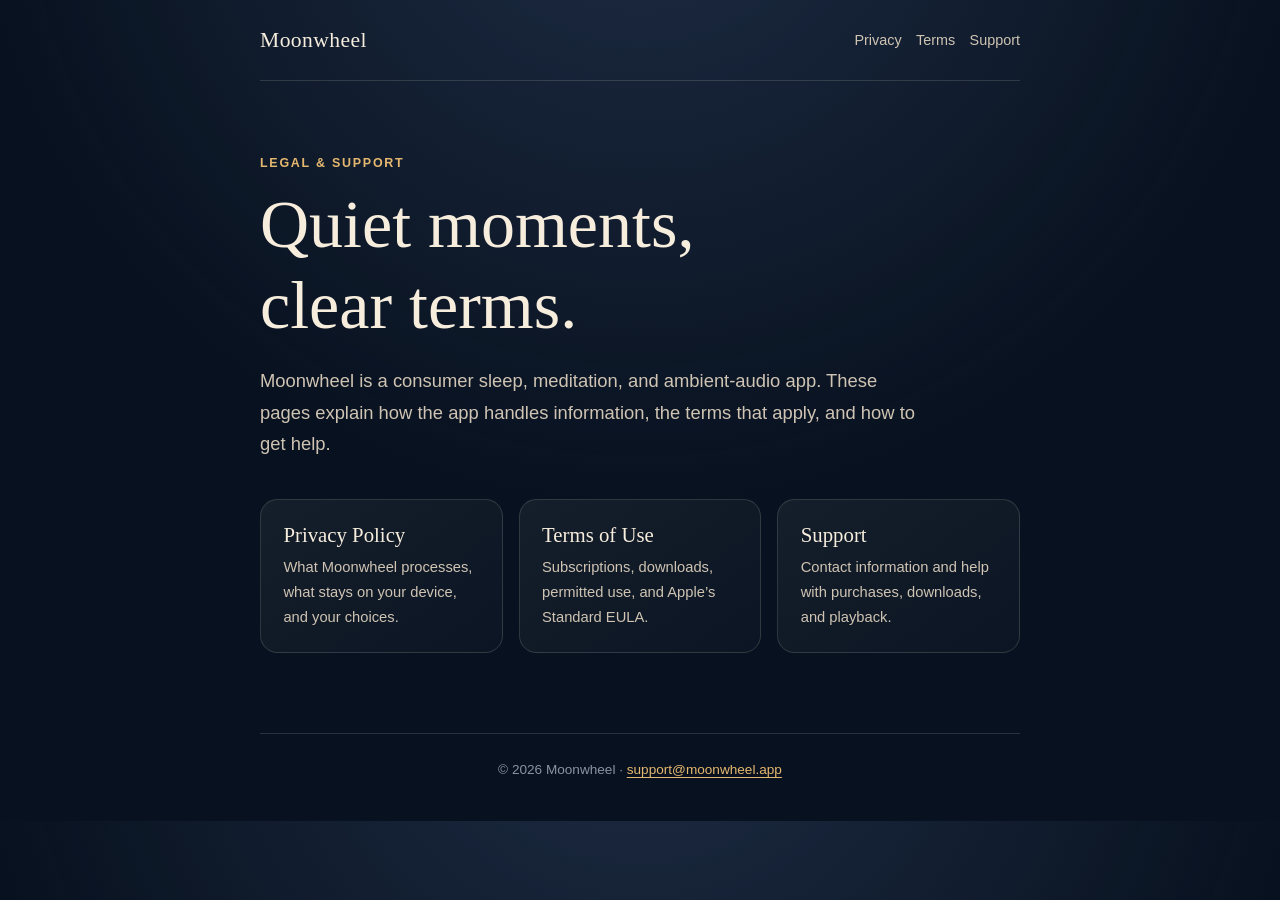
<file: legal.html>
<!doctype html>
<html lang="en">
<head>
  <meta charset="utf-8">
  <meta name="viewport" content="width=device-width, initial-scale=1">
  <meta name="description" content="Privacy, terms, and support information for the Moonwheel app.">
  <title>Moonwheel · Legal &amp; Support</title>
  <link rel="stylesheet" href="styles.css">
</head>
<body>
  <header class="site-header">
    <a class="brand" href="index.html">Moonwheel</a>
    <nav aria-label="Legal and support">
      <a href="privacy.html">Privacy</a>
      <a href="terms.html">Terms</a>
      <a href="support.html">Support</a>
    </nav>
  </header>
  <main>
    <p class="eyebrow">Legal &amp; support</p>
    <h1>Quiet moments,<br>clear terms.</h1>
    <p class="lede">Moonwheel is a consumer sleep, meditation, and ambient-audio app. These pages explain how the app handles information, the terms that apply, and how to get help.</p>
    <div class="grid">
      <a class="card" href="privacy.html">
        <h2>Privacy Policy</h2>
        <p>What Moonwheel processes, what stays on your device, and your choices.</p>
      </a>
      <a class="card" href="terms.html">
        <h2>Terms of Use</h2>
        <p>Subscriptions, downloads, permitted use, and Apple’s Standard EULA.</p>
      </a>
      <a class="card" href="support.html">
        <h2>Support</h2>
        <p>Contact information and help with purchases, downloads, and playback.</p>
      </a>
    </div>
  </main>
  <footer class="site-footer">© 2026 Moonwheel · <a href="mailto:support@moonwheel.app">support@moonwheel.app</a></footer>
</body>
</html>
</file>
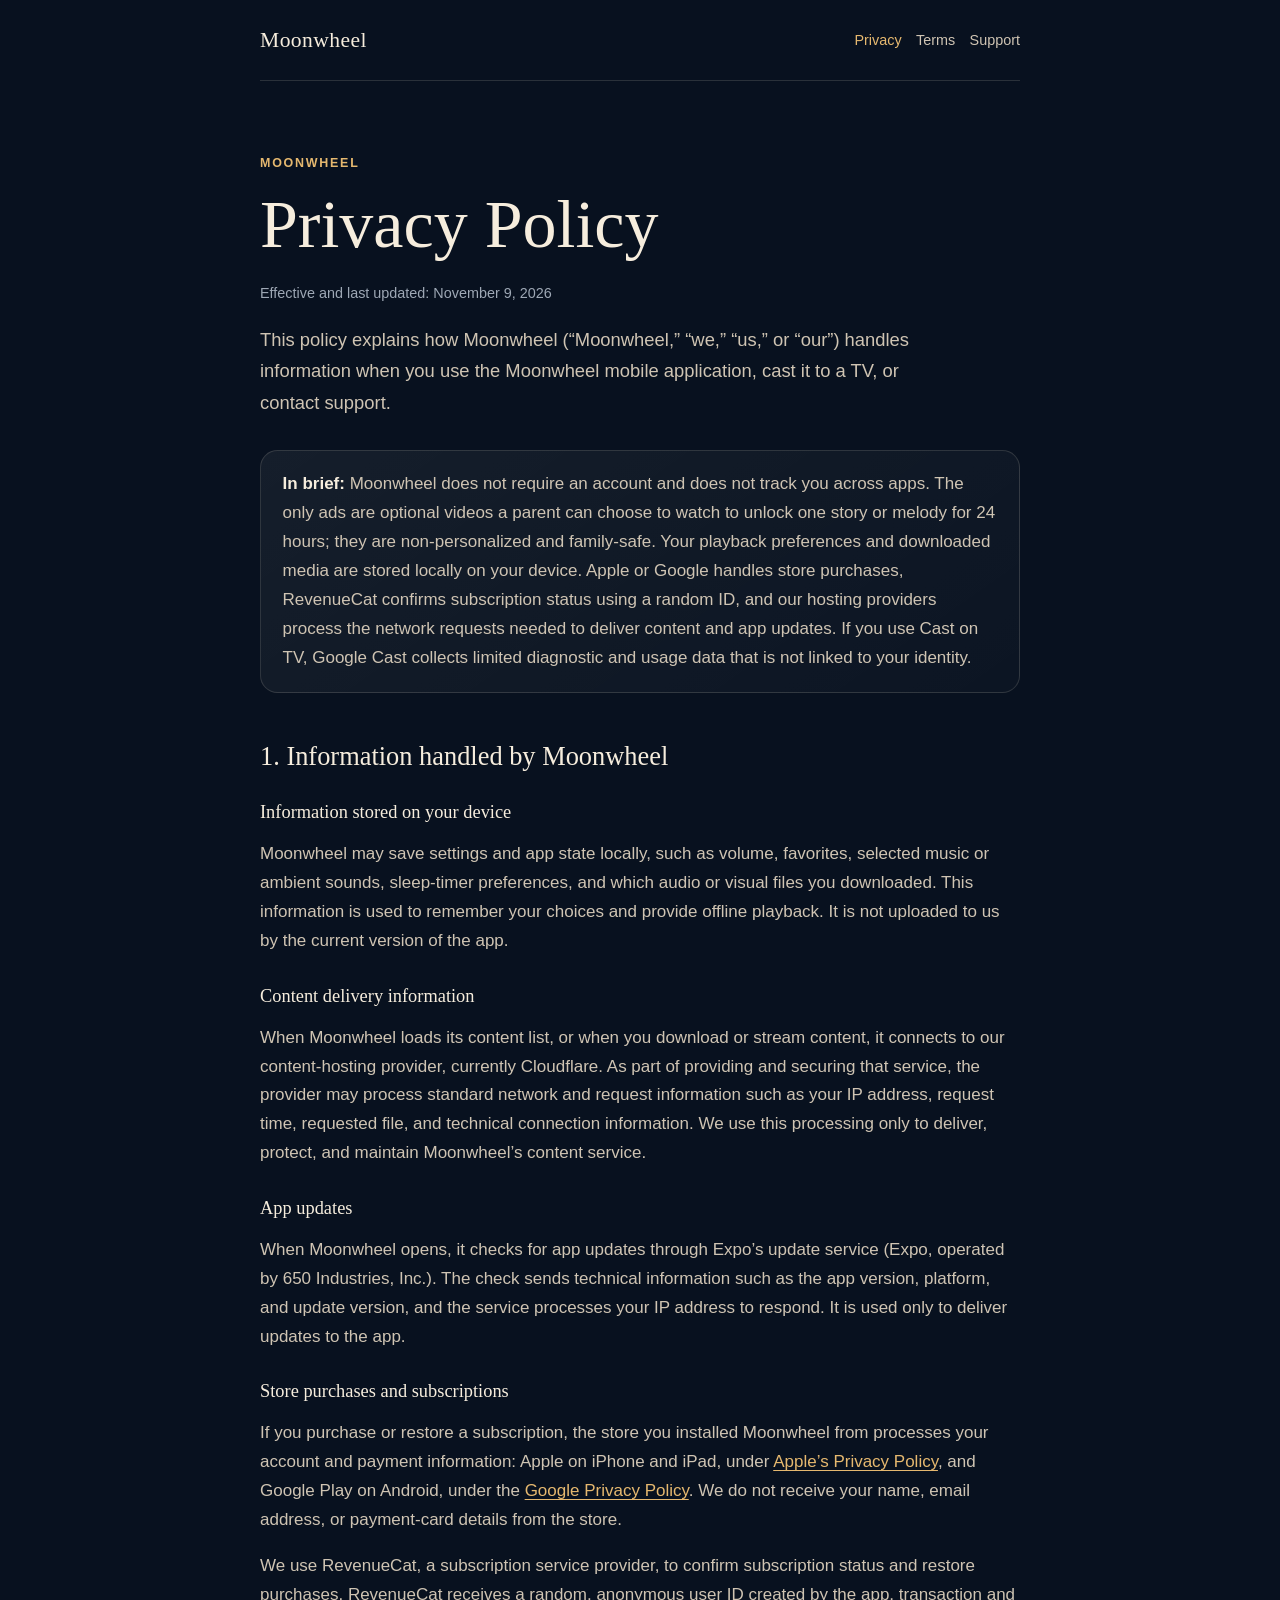
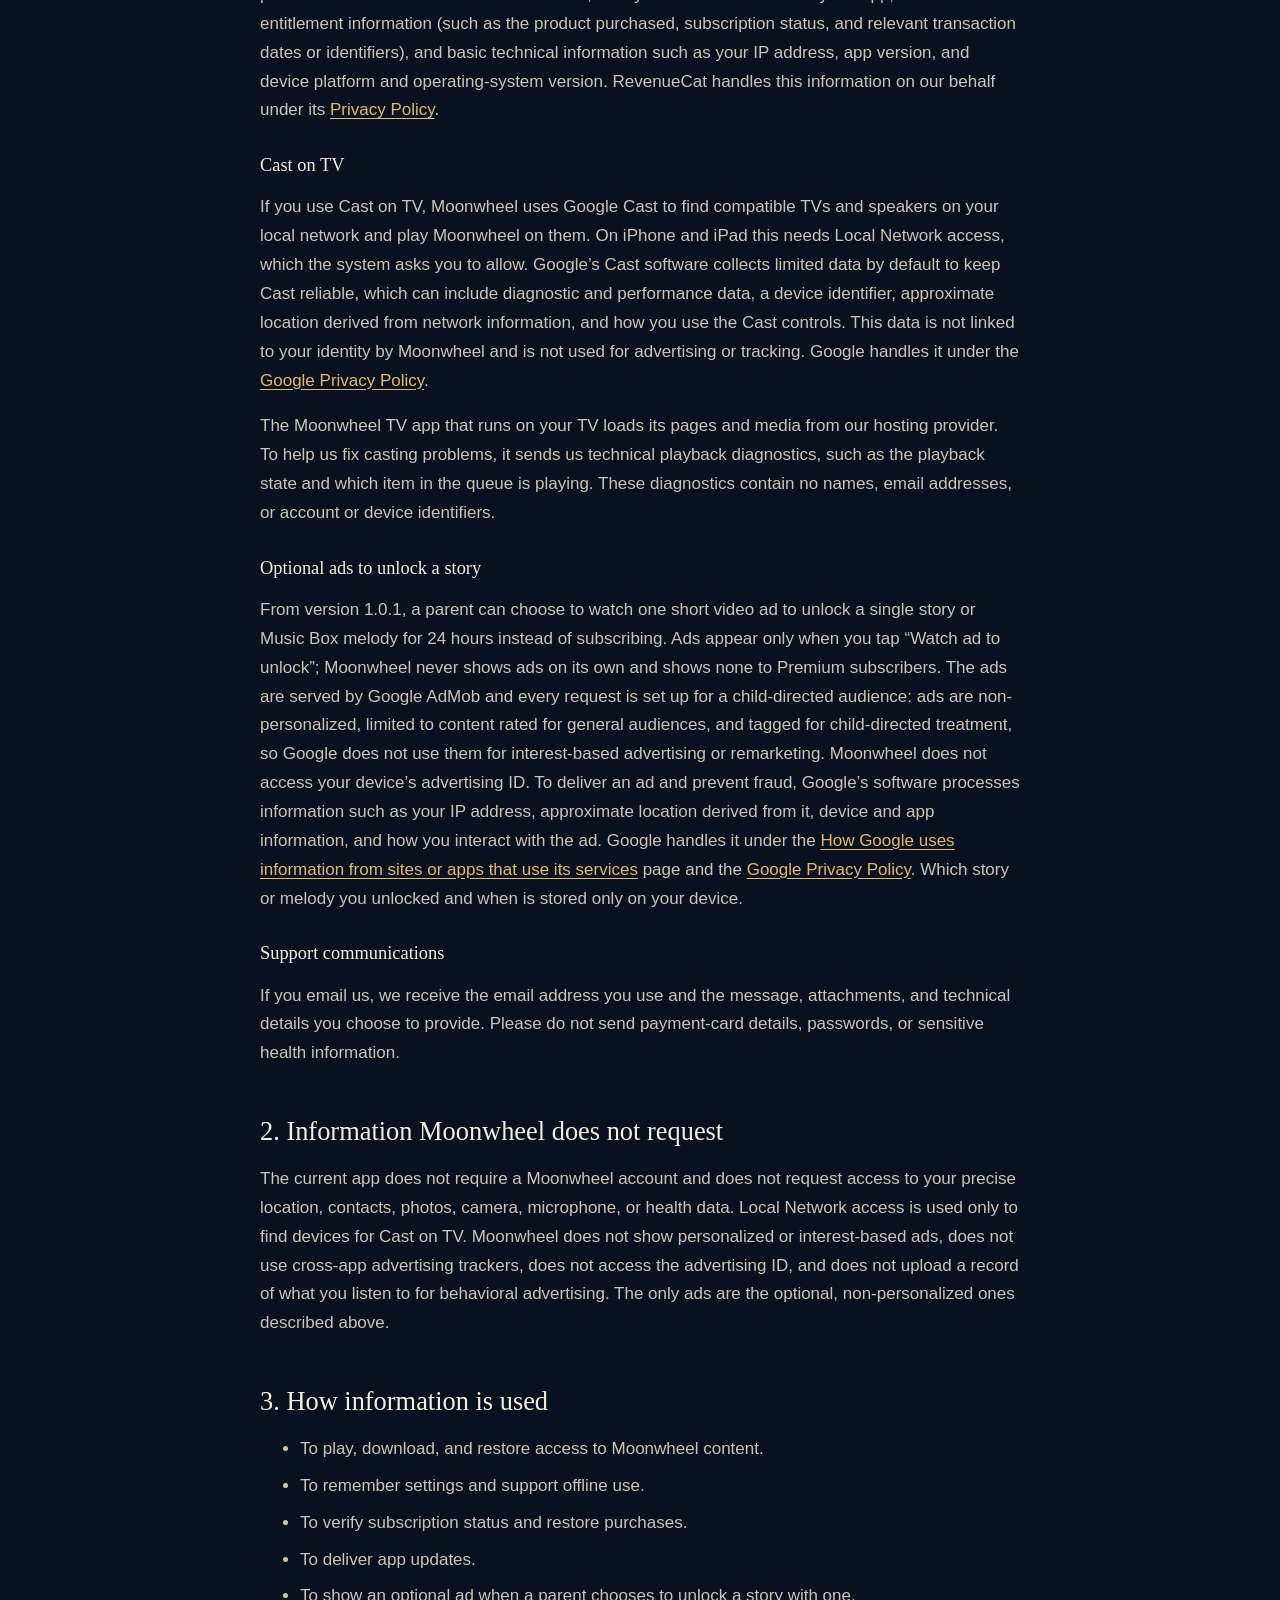
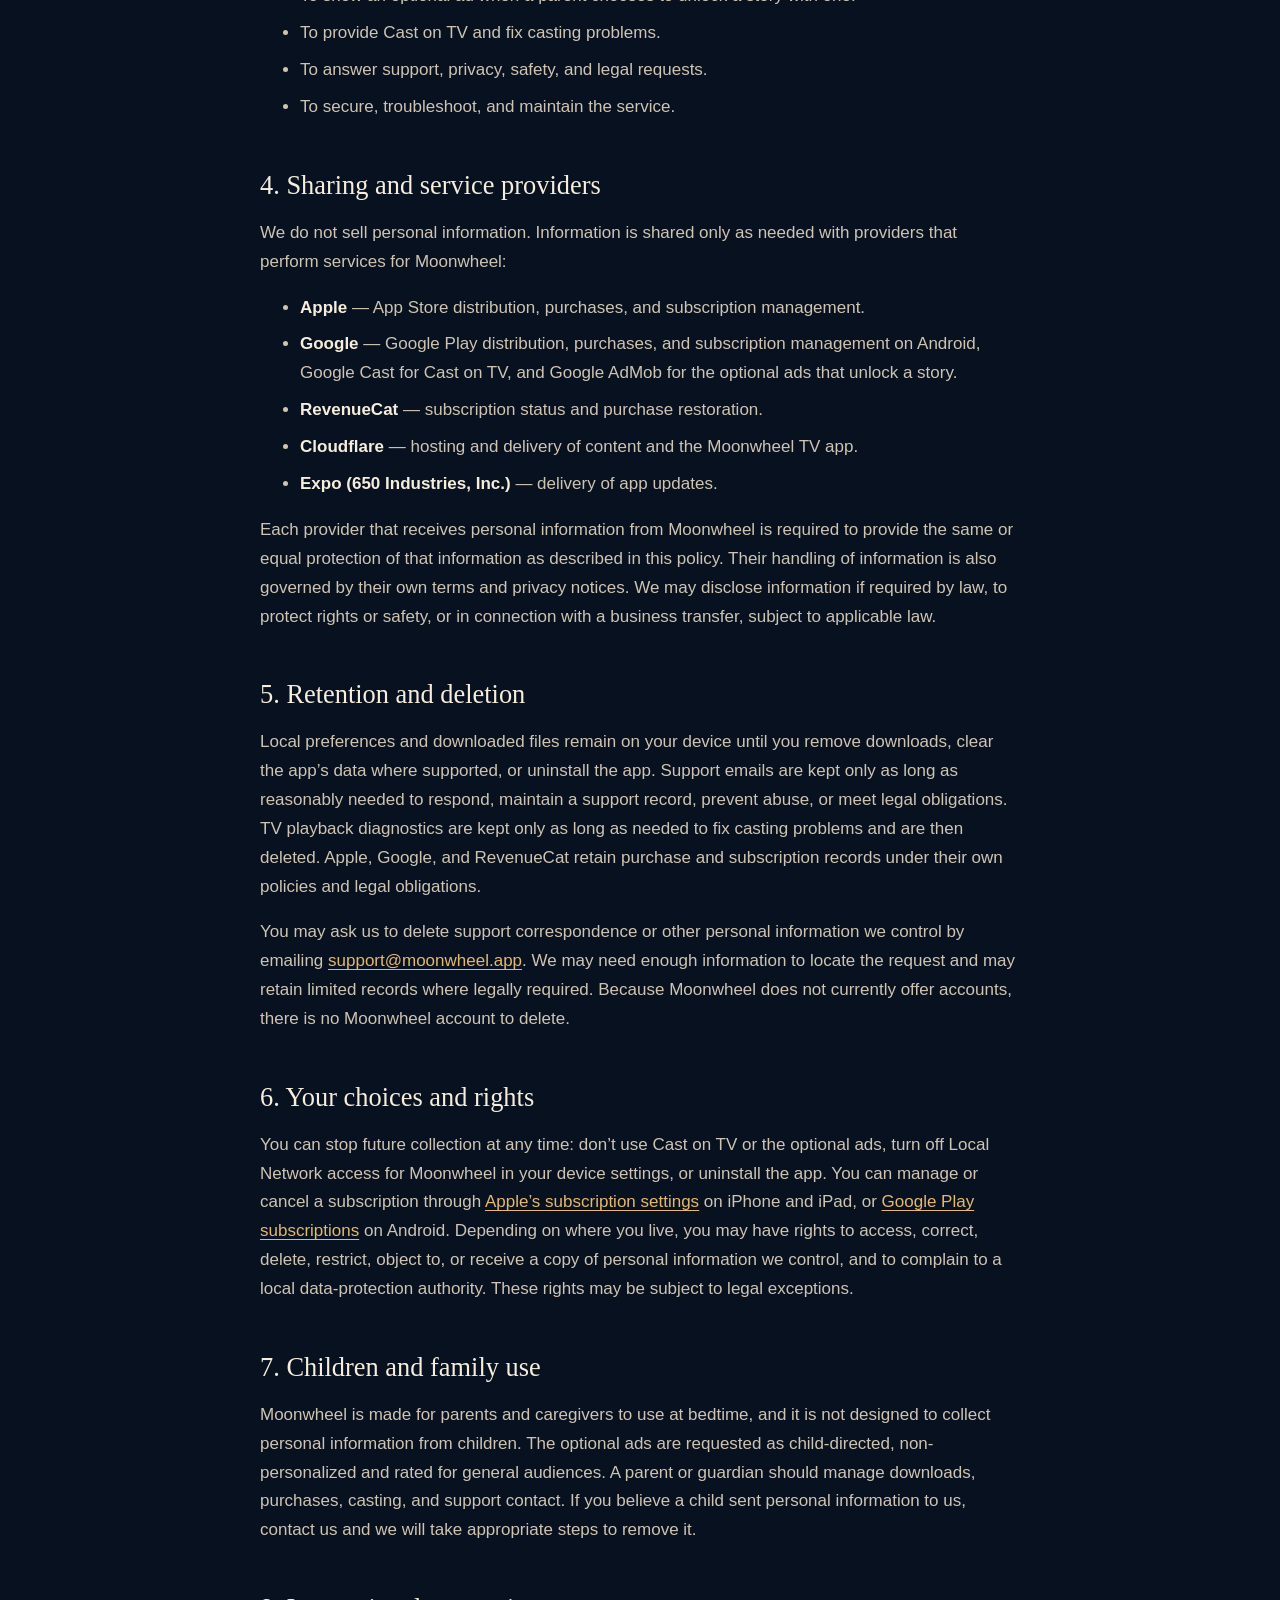
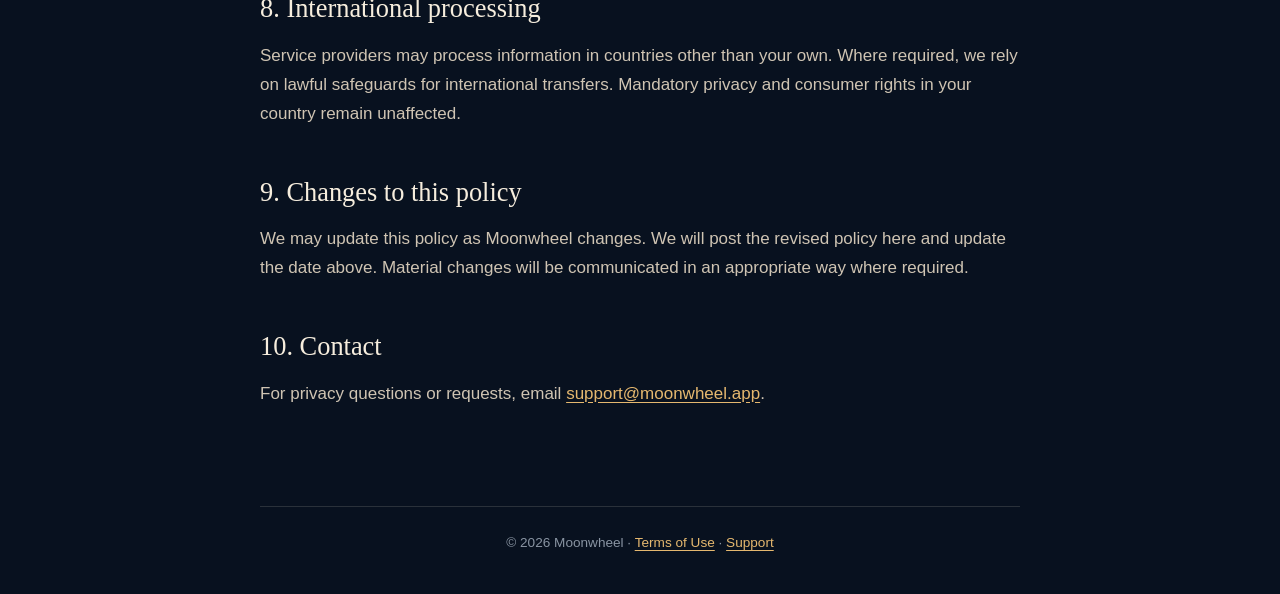
<file: privacy.html>
<!doctype html>
<html lang="en">
<head>
  <meta charset="utf-8">
  <meta name="viewport" content="width=device-width, initial-scale=1">
  <meta name="description" content="Moonwheel Privacy Policy.">
  <title>Privacy Policy · Moonwheel</title>
  <link rel="stylesheet" href="styles.css">
</head>
<body>
  <header class="site-header">
    <a class="brand" href="index.html">Moonwheel</a>
    <nav aria-label="Legal and support">
      <a href="privacy.html" aria-current="page">Privacy</a>
      <a href="terms.html">Terms</a>
      <a href="support.html">Support</a>
    </nav>
  </header>
  <main>
    <p class="eyebrow">Moonwheel</p>
    <h1>Privacy Policy</h1>
    <p class="updated">Effective and last updated: November 9, 2026</p>
    <p class="lede">This policy explains how Moonwheel (“Moonwheel,” “we,” “us,” or “our”) handles information when you use the Moonwheel mobile application, cast it to a TV, or contact support.</p>

    <div class="notice"><p><strong>In brief:</strong> Moonwheel does not require an account and does not track you across apps. The only ads are optional videos a parent can choose to watch to unlock one story or melody for 24 hours; they are non-personalized and family-safe. Your playback preferences and downloaded media are stored locally on your device. Apple or Google handles store purchases, RevenueCat confirms subscription status using a random ID, and our hosting providers process the network requests needed to deliver content and app updates. If you use Cast on TV, Google Cast collects limited diagnostic and usage data that is not linked to your identity.</p></div>

    <h2>1. Information handled by Moonwheel</h2>
    <h3>Information stored on your device</h3>
    <p>Moonwheel may save settings and app state locally, such as volume, favorites, selected music or ambient sounds, sleep-timer preferences, and which audio or visual files you downloaded. This information is used to remember your choices and provide offline playback. It is not uploaded to us by the current version of the app.</p>

    <h3>Content delivery information</h3>
    <p>When Moonwheel loads its content list, or when you download or stream content, it connects to our content-hosting provider, currently Cloudflare. As part of providing and securing that service, the provider may process standard network and request information such as your IP address, request time, requested file, and technical connection information. We use this processing only to deliver, protect, and maintain Moonwheel’s content service.</p>

    <h3>App updates</h3>
    <p>When Moonwheel opens, it checks for app updates through Expo’s update service (Expo, operated by 650 Industries, Inc.). The check sends technical information such as the app version, platform, and update version, and the service processes your IP address to respond. It is used only to deliver updates to the app.</p>

    <h3>Store purchases and subscriptions</h3>
    <p>If you purchase or restore a subscription, the store you installed Moonwheel from processes your account and payment information: Apple on iPhone and iPad, under <a href="https://www.apple.com/legal/privacy/" rel="external">Apple’s Privacy Policy</a>, and Google Play on Android, under the <a href="https://policies.google.com/privacy" rel="external">Google Privacy Policy</a>. We do not receive your name, email address, or payment-card details from the store.</p>
    <p>We use RevenueCat, a subscription service provider, to confirm subscription status and restore purchases. RevenueCat receives a random, anonymous user ID created by the app, transaction and entitlement information (such as the product purchased, subscription status, and relevant transaction dates or identifiers), and basic technical information such as your IP address, app version, and device platform and operating-system version. RevenueCat handles this information on our behalf under its <a href="https://www.revenuecat.com/privacy" rel="external">Privacy Policy</a>.</p>

    <h3>Cast on TV</h3>
    <p>If you use Cast on TV, Moonwheel uses Google Cast to find compatible TVs and speakers on your local network and play Moonwheel on them. On iPhone and iPad this needs Local Network access, which the system asks you to allow. Google’s Cast software collects limited data by default to keep Cast reliable, which can include diagnostic and performance data, a device identifier, approximate location derived from network information, and how you use the Cast controls. This data is not linked to your identity by Moonwheel and is not used for advertising or tracking. Google handles it under the <a href="https://policies.google.com/privacy" rel="external">Google Privacy Policy</a>.</p>
    <p>The Moonwheel TV app that runs on your TV loads its pages and media from our hosting provider. To help us fix casting problems, it sends us technical playback diagnostics, such as the playback state and which item in the queue is playing. These diagnostics contain no names, email addresses, or account or device identifiers.</p>

    <h3>Optional ads to unlock a story</h3>
    <p>From version 1.0.1, a parent can choose to watch one short video ad to unlock a single story or Music Box melody for 24 hours instead of subscribing. Ads appear only when you tap “Watch ad to unlock”; Moonwheel never shows ads on its own and shows none to Premium subscribers. The ads are served by Google AdMob and every request is set up for a child-directed audience: ads are non-personalized, limited to content rated for general audiences, and tagged for child-directed treatment, so Google does not use them for interest-based advertising or remarketing. Moonwheel does not access your device’s advertising ID. To deliver an ad and prevent fraud, Google’s software processes information such as your IP address, approximate location derived from it, device and app information, and how you interact with the ad. Google handles it under the <a href="https://policies.google.com/technologies/partner-sites" rel="external">How Google uses information from sites or apps that use its services</a> page and the <a href="https://policies.google.com/privacy" rel="external">Google Privacy Policy</a>. Which story or melody you unlocked and when is stored only on your device.</p>

    <h3>Support communications</h3>
    <p>If you email us, we receive the email address you use and the message, attachments, and technical details you choose to provide. Please do not send payment-card details, passwords, or sensitive health information.</p>

    <h2>2. Information Moonwheel does not request</h2>
    <p>The current app does not require a Moonwheel account and does not request access to your precise location, contacts, photos, camera, microphone, or health data. Local Network access is used only to find devices for Cast on TV. Moonwheel does not show personalized or interest-based ads, does not use cross-app advertising trackers, does not access the advertising ID, and does not upload a record of what you listen to for behavioral advertising. The only ads are the optional, non-personalized ones described above.</p>

    <h2>3. How information is used</h2>
    <ul>
      <li>To play, download, and restore access to Moonwheel content.</li>
      <li>To remember settings and support offline use.</li>
      <li>To verify subscription status and restore purchases.</li>
      <li>To deliver app updates.</li>
      <li>To show an optional ad when a parent chooses to unlock a story with one.</li>
      <li>To provide Cast on TV and fix casting problems.</li>
      <li>To answer support, privacy, safety, and legal requests.</li>
      <li>To secure, troubleshoot, and maintain the service.</li>
    </ul>

    <h2>4. Sharing and service providers</h2>
    <p>We do not sell personal information. Information is shared only as needed with providers that perform services for Moonwheel:</p>
    <ul>
      <li><strong>Apple</strong> — App Store distribution, purchases, and subscription management.</li>
      <li><strong>Google</strong> — Google Play distribution, purchases, and subscription management on Android, Google Cast for Cast on TV, and Google AdMob for the optional ads that unlock a story.</li>
      <li><strong>RevenueCat</strong> — subscription status and purchase restoration.</li>
      <li><strong>Cloudflare</strong> — hosting and delivery of content and the Moonwheel TV app.</li>
      <li><strong>Expo (650 Industries, Inc.)</strong> — delivery of app updates.</li>
    </ul>
    <p>Each provider that receives personal information from Moonwheel is required to provide the same or equal protection of that information as described in this policy. Their handling of information is also governed by their own terms and privacy notices. We may disclose information if required by law, to protect rights or safety, or in connection with a business transfer, subject to applicable law.</p>

    <h2>5. Retention and deletion</h2>
    <p>Local preferences and downloaded files remain on your device until you remove downloads, clear the app’s data where supported, or uninstall the app. Support emails are kept only as long as reasonably needed to respond, maintain a support record, prevent abuse, or meet legal obligations. TV playback diagnostics are kept only as long as needed to fix casting problems and are then deleted. Apple, Google, and RevenueCat retain purchase and subscription records under their own policies and legal obligations.</p>
    <p>You may ask us to delete support correspondence or other personal information we control by emailing <a href="mailto:support@moonwheel.app">support@moonwheel.app</a>. We may need enough information to locate the request and may retain limited records where legally required. Because Moonwheel does not currently offer accounts, there is no Moonwheel account to delete.</p>

    <h2>6. Your choices and rights</h2>
    <p>You can stop future collection at any time: don’t use Cast on TV or the optional ads, turn off Local Network access for Moonwheel in your device settings, or uninstall the app. You can manage or cancel a subscription through <a href="https://apps.apple.com/account/subscriptions" rel="external">Apple’s subscription settings</a> on iPhone and iPad, or <a href="https://play.google.com/store/account/subscriptions" rel="external">Google Play subscriptions</a> on Android. Depending on where you live, you may have rights to access, correct, delete, restrict, object to, or receive a copy of personal information we control, and to complain to a local data-protection authority. These rights may be subject to legal exceptions.</p>

    <h2>7. Children and family use</h2>
    <p>Moonwheel is made for parents and caregivers to use at bedtime, and it is not designed to collect personal information from children. The optional ads are requested as child-directed, non-personalized and rated for general audiences. A parent or guardian should manage downloads, purchases, casting, and support contact. If you believe a child sent personal information to us, contact us and we will take appropriate steps to remove it.</p>

    <h2>8. International processing</h2>
    <p>Service providers may process information in countries other than your own. Where required, we rely on lawful safeguards for international transfers. Mandatory privacy and consumer rights in your country remain unaffected.</p>

    <h2>9. Changes to this policy</h2>
    <p>We may update this policy as Moonwheel changes. We will post the revised policy here and update the date above. Material changes will be communicated in an appropriate way where required.</p>

    <h2>10. Contact</h2>
    <p>For privacy questions or requests, email <a href="mailto:support@moonwheel.app">support@moonwheel.app</a>.</p>
  </main>
  <footer class="site-footer">© 2026 Moonwheel · <a href="terms.html">Terms of Use</a> · <a href="support.html">Support</a></footer>
</body>
</html>
</file>
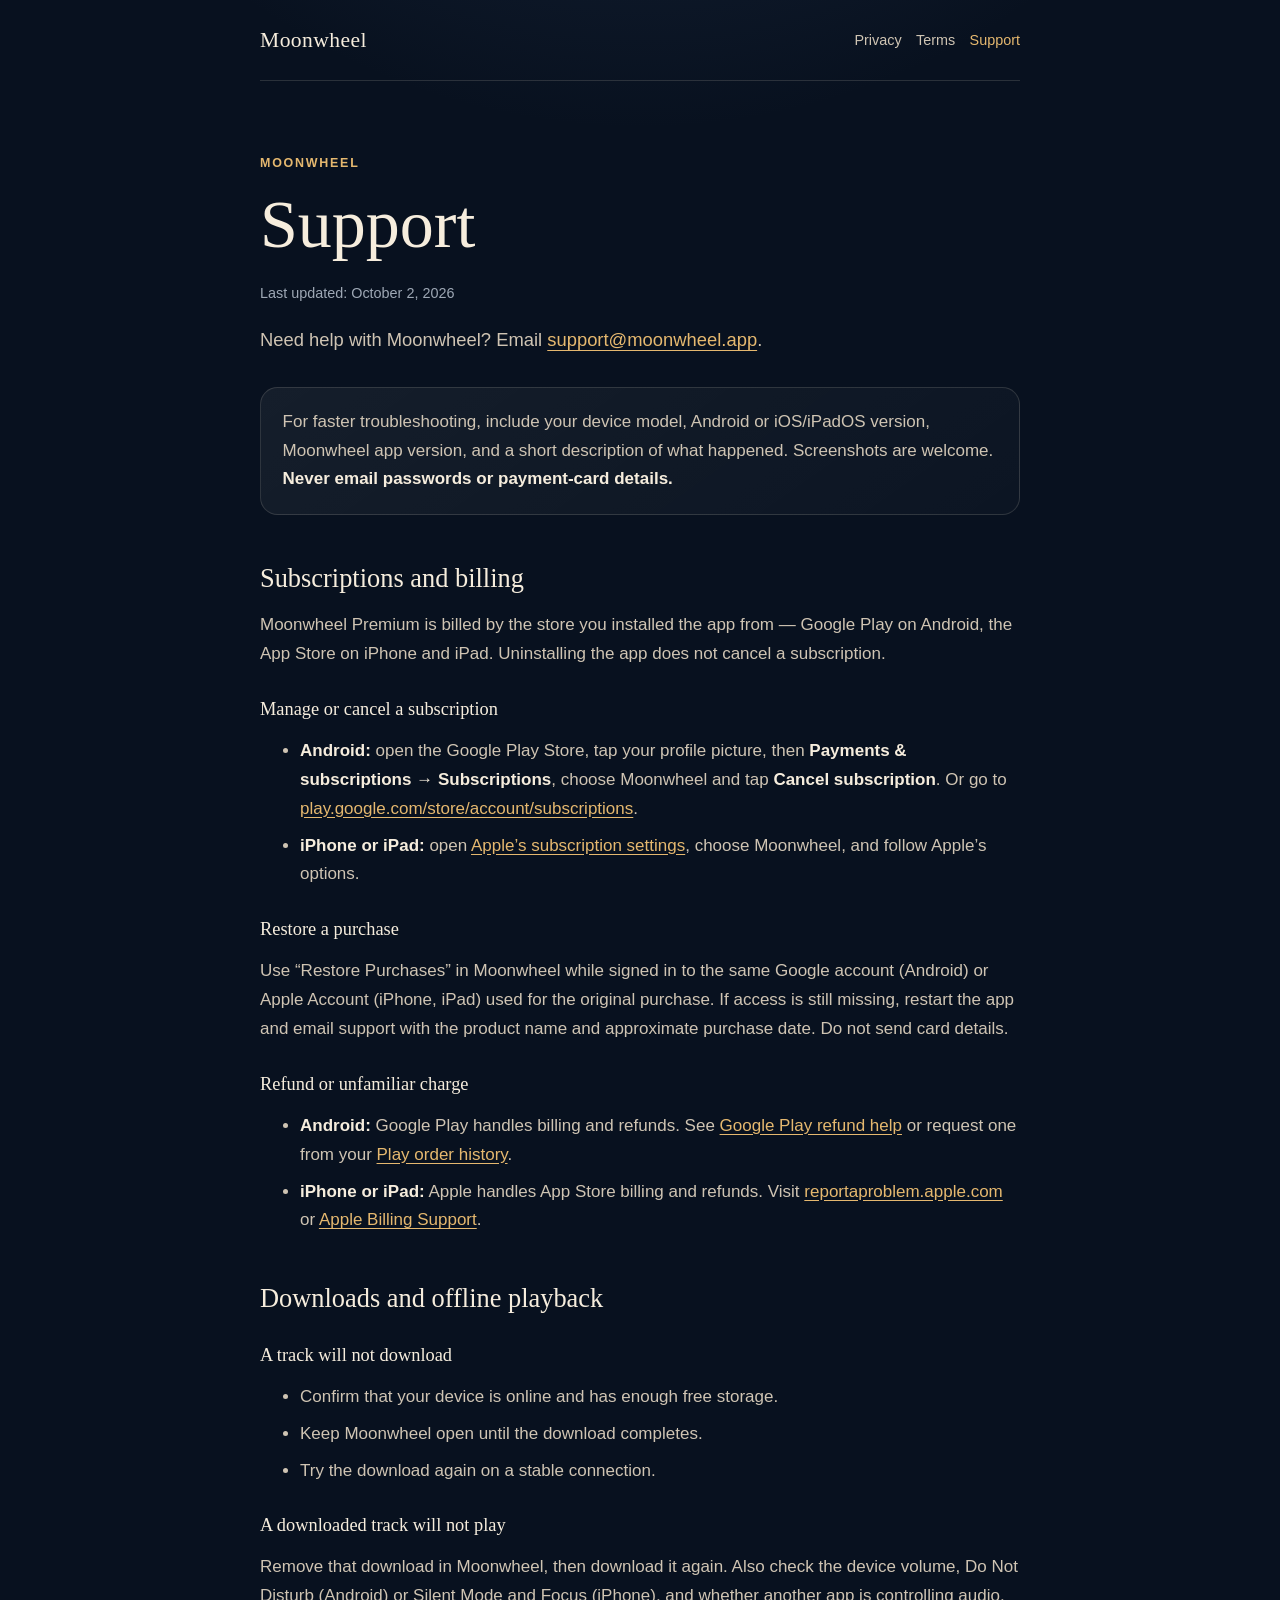
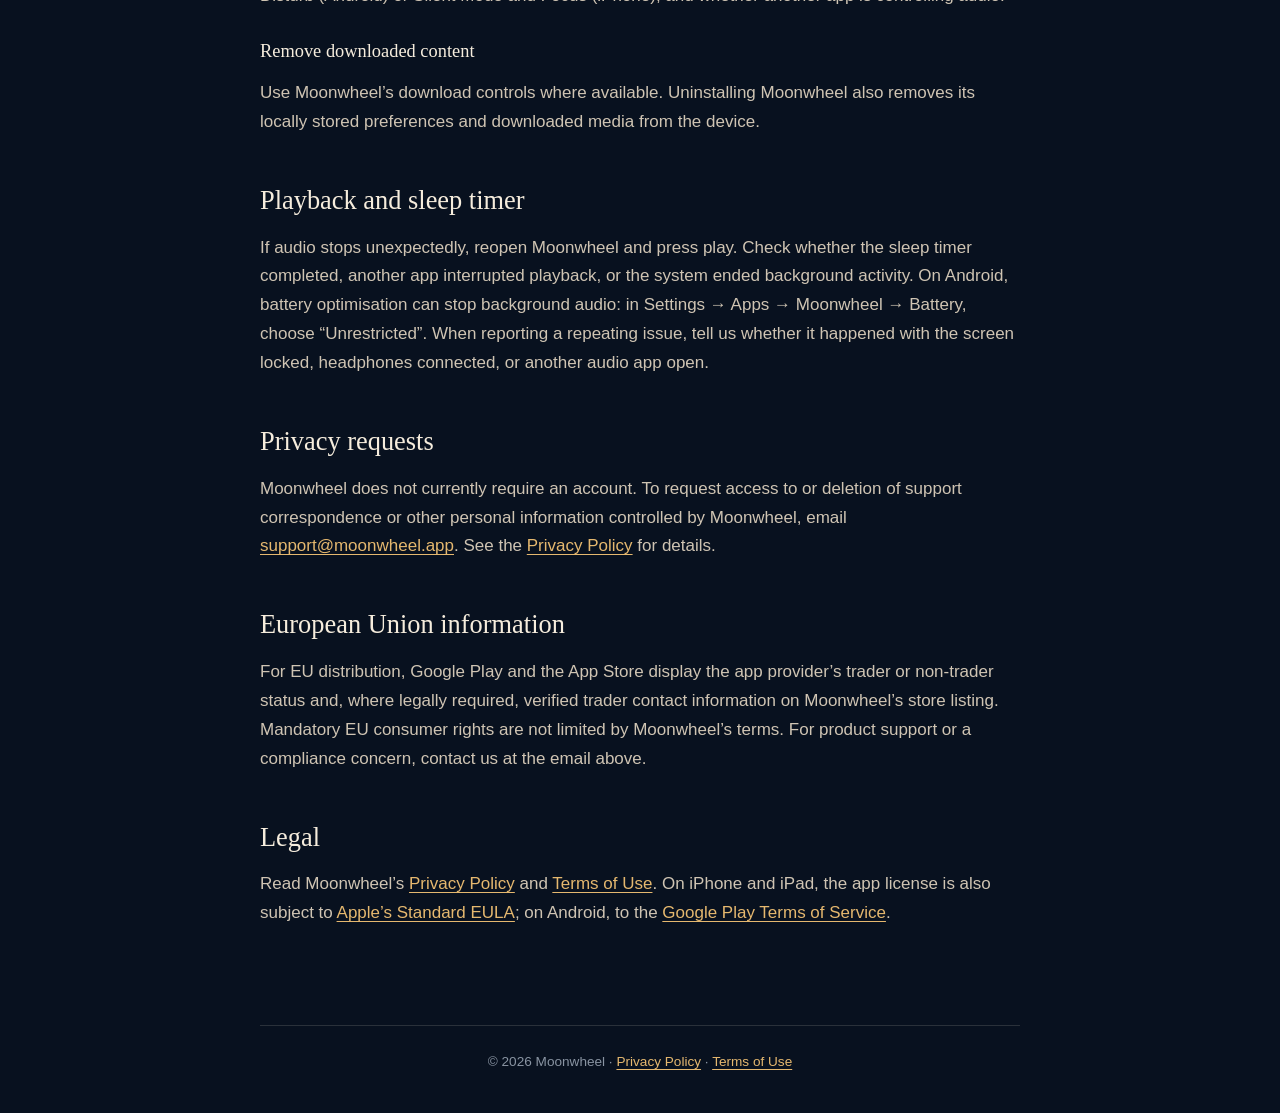
<file: support.html>
<!doctype html>
<html lang="en">
<head>
  <meta charset="utf-8">
  <meta name="viewport" content="width=device-width, initial-scale=1">
  <meta name="description" content="Contact Moonwheel support and get help with subscriptions, downloads, and playback on Android and iPhone.">
  <title>Support · Moonwheel</title>
  <link rel="stylesheet" href="styles.css">
</head>
<body>
  <header class="site-header">
    <a class="brand" href="index.html">Moonwheel</a>
    <nav aria-label="Legal and support">
      <a href="privacy.html">Privacy</a>
      <a href="terms.html">Terms</a>
      <a href="support.html" aria-current="page">Support</a>
    </nav>
  </header>
  <main>
    <p class="eyebrow">Moonwheel</p>
    <h1>Support</h1>
    <p class="updated">Last updated: October 2, 2026</p>
    <p class="lede">Need help with Moonwheel? Email <a href="mailto:support@moonwheel.app">support@moonwheel.app</a>.</p>

    <div class="notice"><p>For faster troubleshooting, include your device model, Android or iOS/iPadOS version, Moonwheel app version, and a short description of what happened. Screenshots are welcome. <strong>Never email passwords or payment-card details.</strong></p></div>

    <h2>Subscriptions and billing</h2>
    <p>Moonwheel Premium is billed by the store you installed the app from — Google Play on Android, the App Store on iPhone and iPad. Uninstalling the app does not cancel a subscription.</p>

    <h3>Manage or cancel a subscription</h3>
    <ul>
      <li><strong>Android:</strong> open the Google Play Store, tap your profile picture, then <strong>Payments &amp; subscriptions → Subscriptions</strong>, choose Moonwheel and tap <strong>Cancel subscription</strong>. Or go to <a href="https://play.google.com/store/account/subscriptions" rel="external">play.google.com/store/account/subscriptions</a>.</li>
      <li><strong>iPhone or iPad:</strong> open <a href="https://apps.apple.com/account/subscriptions" rel="external">Apple’s subscription settings</a>, choose Moonwheel, and follow Apple’s options.</li>
    </ul>

    <h3>Restore a purchase</h3>
    <p>Use “Restore Purchases” in Moonwheel while signed in to the same Google account (Android) or Apple Account (iPhone, iPad) used for the original purchase. If access is still missing, restart the app and email support with the product name and approximate purchase date. Do not send card details.</p>

    <h3>Refund or unfamiliar charge</h3>
    <ul>
      <li><strong>Android:</strong> Google Play handles billing and refunds. See <a href="https://support.google.com/googleplay/answer/2479637" rel="external">Google Play refund help</a> or request one from your <a href="https://play.google.com/store/account/orderhistory" rel="external">Play order history</a>.</li>
      <li><strong>iPhone or iPad:</strong> Apple handles App Store billing and refunds. Visit <a href="https://reportaproblem.apple.com/" rel="external">reportaproblem.apple.com</a> or <a href="https://support.apple.com/billing" rel="external">Apple Billing Support</a>.</li>
    </ul>

    <h2>Downloads and offline playback</h2>
    <h3>A track will not download</h3>
    <ul>
      <li>Confirm that your device is online and has enough free storage.</li>
      <li>Keep Moonwheel open until the download completes.</li>
      <li>Try the download again on a stable connection.</li>
    </ul>

    <h3>A downloaded track will not play</h3>
    <p>Remove that download in Moonwheel, then download it again. Also check the device volume, Do Not Disturb (Android) or Silent Mode and Focus (iPhone), and whether another app is controlling audio.</p>

    <h3>Remove downloaded content</h3>
    <p>Use Moonwheel’s download controls where available. Uninstalling Moonwheel also removes its locally stored preferences and downloaded media from the device.</p>

    <h2>Playback and sleep timer</h2>
    <p>If audio stops unexpectedly, reopen Moonwheel and press play. Check whether the sleep timer completed, another app interrupted playback, or the system ended background activity. On Android, battery optimisation can stop background audio: in Settings → Apps → Moonwheel → Battery, choose “Unrestricted”. When reporting a repeating issue, tell us whether it happened with the screen locked, headphones connected, or another audio app open.</p>

    <h2>Privacy requests</h2>
    <p>Moonwheel does not currently require an account. To request access to or deletion of support correspondence or other personal information controlled by Moonwheel, email <a href="mailto:support@moonwheel.app?subject=Moonwheel%20Privacy%20Request">support@moonwheel.app</a>. See the <a href="privacy.html">Privacy Policy</a> for details.</p>

    <h2>European Union information</h2>
    <p>For EU distribution, Google Play and the App Store display the app provider’s trader or non-trader status and, where legally required, verified trader contact information on Moonwheel’s store listing. Mandatory EU consumer rights are not limited by Moonwheel’s terms. For product support or a compliance concern, contact us at the email above.</p>

    <h2>Legal</h2>
    <p>Read Moonwheel’s <a href="privacy.html">Privacy Policy</a> and <a href="terms.html">Terms of Use</a>. On iPhone and iPad, the app license is also subject to <a href="https://www.apple.com/legal/internet-services/itunes/dev/stdeula/" rel="external">Apple’s Standard EULA</a>; on Android, to the <a href="https://play.google.com/about/play-terms/" rel="external">Google Play Terms of Service</a>.</p>
  </main>
  <footer class="site-footer">© 2026 Moonwheel · <a href="privacy.html">Privacy Policy</a> · <a href="terms.html">Terms of Use</a></footer>
</body>
</html>
</file>
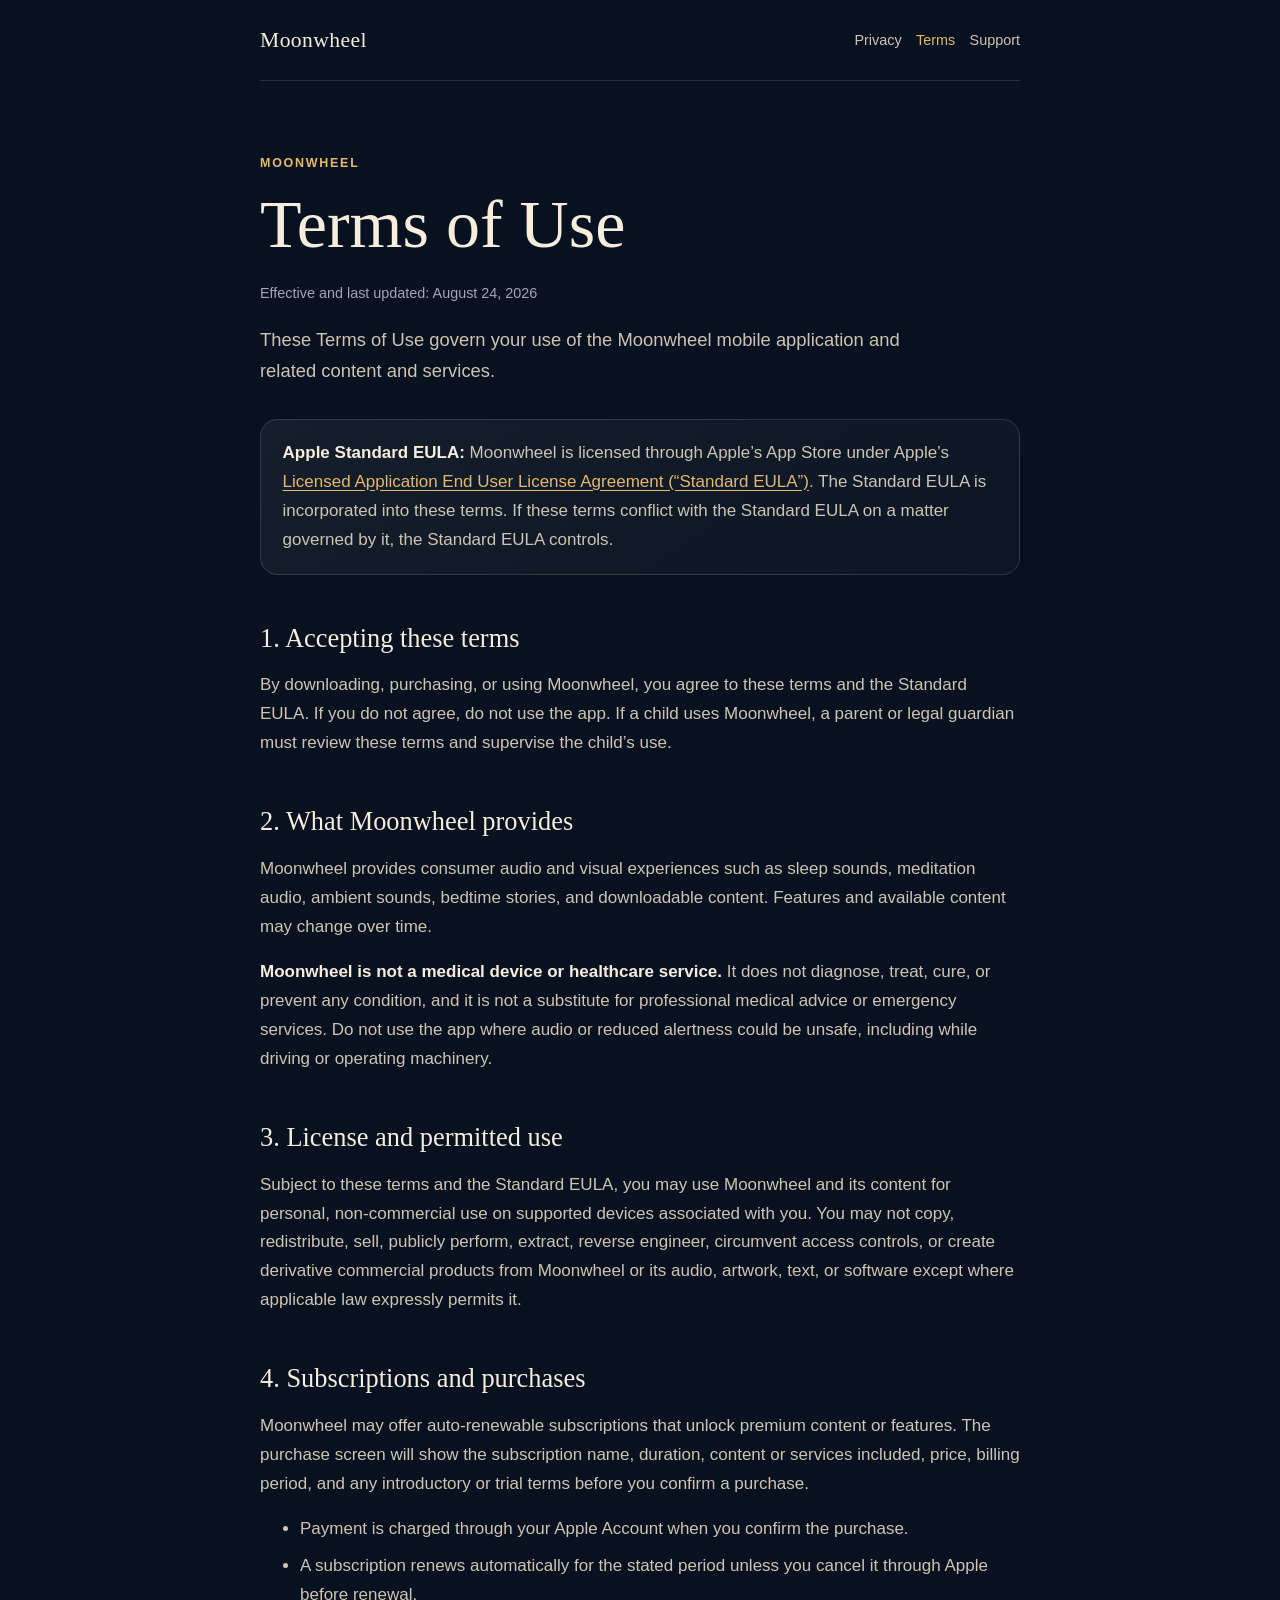
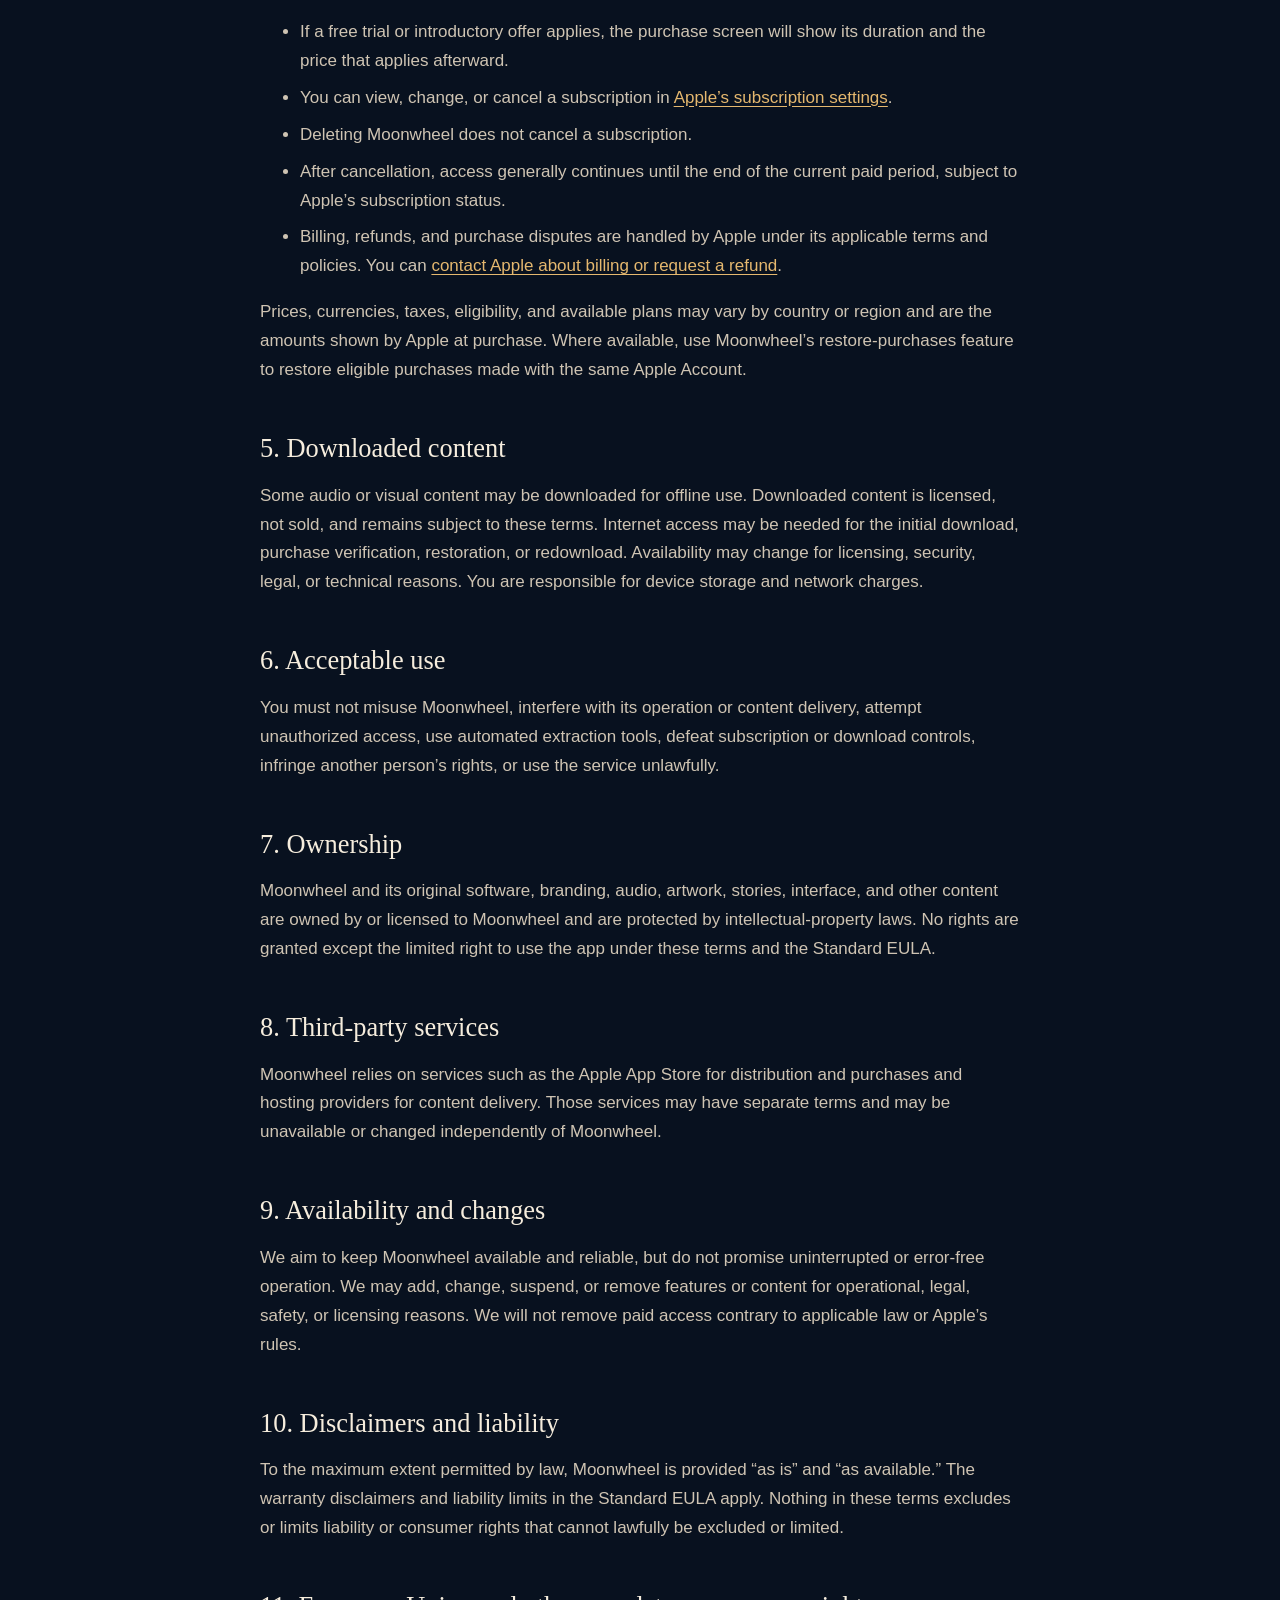
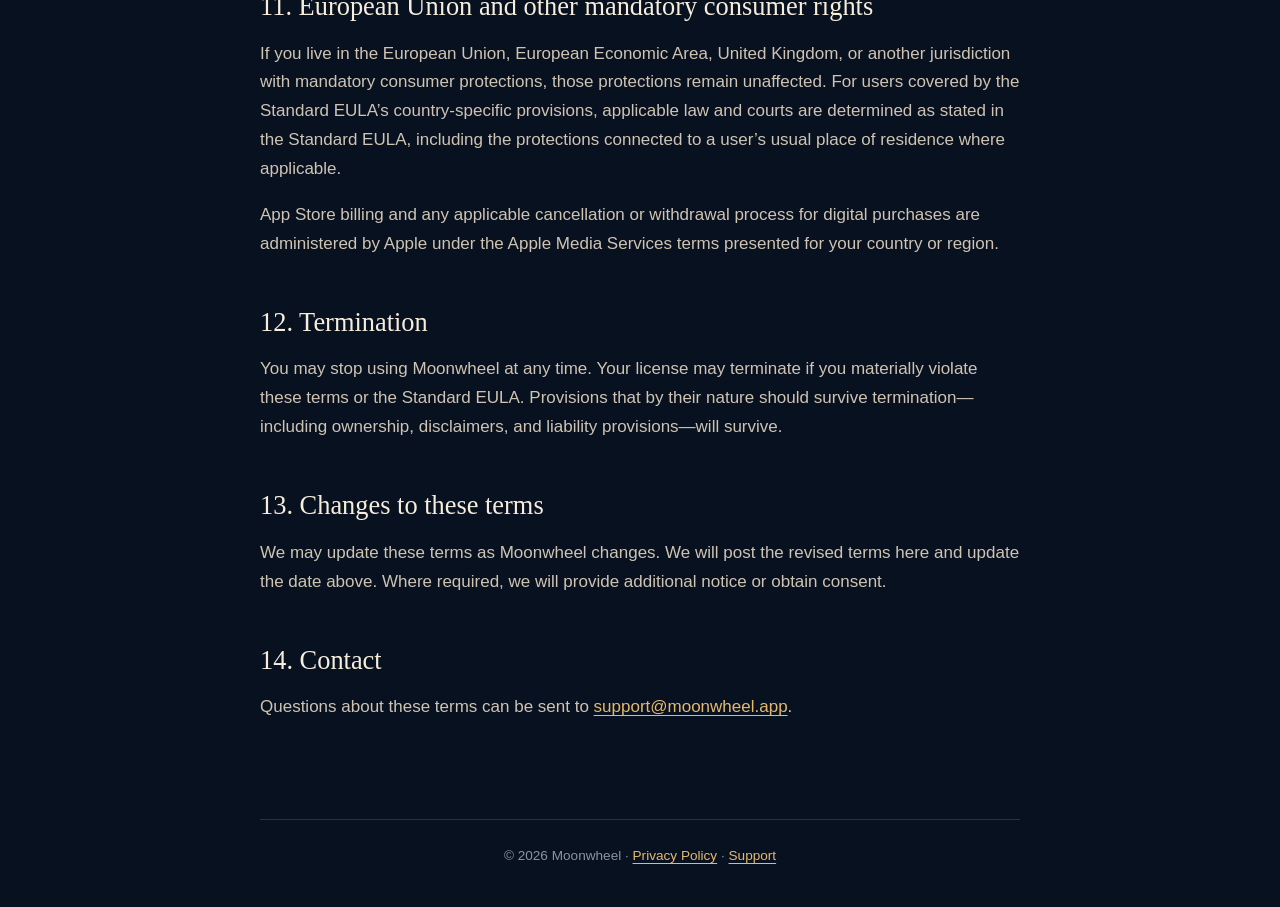
<file: terms.html>
<!doctype html>
<html lang="en">
<head>
  <meta charset="utf-8">
  <meta name="viewport" content="width=device-width, initial-scale=1">
  <meta name="description" content="Moonwheel Terms of Use.">
  <title>Terms of Use · Moonwheel</title>
  <link rel="stylesheet" href="styles.css">
</head>
<body>
  <header class="site-header">
    <a class="brand" href="index.html">Moonwheel</a>
    <nav aria-label="Legal and support">
      <a href="privacy.html">Privacy</a>
      <a href="terms.html" aria-current="page">Terms</a>
      <a href="support.html">Support</a>
    </nav>
  </header>
  <main>
    <p class="eyebrow">Moonwheel</p>
    <h1>Terms of Use</h1>
    <p class="updated">Effective and last updated: August 24, 2026</p>
    <p class="lede">These Terms of Use govern your use of the Moonwheel mobile application and related content and services.</p>

    <div class="notice"><p><strong>Apple Standard EULA:</strong> Moonwheel is licensed through Apple’s App Store under Apple’s <a href="https://www.apple.com/legal/internet-services/itunes/dev/stdeula/" rel="external">Licensed Application End User License Agreement (“Standard EULA”)</a>. The Standard EULA is incorporated into these terms. If these terms conflict with the Standard EULA on a matter governed by it, the Standard EULA controls.</p></div>

    <h2>1. Accepting these terms</h2>
    <p>By downloading, purchasing, or using Moonwheel, you agree to these terms and the Standard EULA. If you do not agree, do not use the app. If a child uses Moonwheel, a parent or legal guardian must review these terms and supervise the child’s use.</p>

    <h2>2. What Moonwheel provides</h2>
    <p>Moonwheel provides consumer audio and visual experiences such as sleep sounds, meditation audio, ambient sounds, bedtime stories, and downloadable content. Features and available content may change over time.</p>
    <p><strong>Moonwheel is not a medical device or healthcare service.</strong> It does not diagnose, treat, cure, or prevent any condition, and it is not a substitute for professional medical advice or emergency services. Do not use the app where audio or reduced alertness could be unsafe, including while driving or operating machinery.</p>

    <h2>3. License and permitted use</h2>
    <p>Subject to these terms and the Standard EULA, you may use Moonwheel and its content for personal, non-commercial use on supported devices associated with you. You may not copy, redistribute, sell, publicly perform, extract, reverse engineer, circumvent access controls, or create derivative commercial products from Moonwheel or its audio, artwork, text, or software except where applicable law expressly permits it.</p>

    <h2>4. Subscriptions and purchases</h2>
    <p>Moonwheel may offer auto-renewable subscriptions that unlock premium content or features. The purchase screen will show the subscription name, duration, content or services included, price, billing period, and any introductory or trial terms before you confirm a purchase.</p>
    <ul>
      <li>Payment is charged through your Apple Account when you confirm the purchase.</li>
      <li>A subscription renews automatically for the stated period unless you cancel it through Apple before renewal.</li>
      <li>If a free trial or introductory offer applies, the purchase screen will show its duration and the price that applies afterward.</li>
      <li>You can view, change, or cancel a subscription in <a href="https://apps.apple.com/account/subscriptions" rel="external">Apple’s subscription settings</a>.</li>
      <li>Deleting Moonwheel does not cancel a subscription.</li>
      <li>After cancellation, access generally continues until the end of the current paid period, subject to Apple’s subscription status.</li>
      <li>Billing, refunds, and purchase disputes are handled by Apple under its applicable terms and policies. You can <a href="https://support.apple.com/billing" rel="external">contact Apple about billing or request a refund</a>.</li>
    </ul>
    <p>Prices, currencies, taxes, eligibility, and available plans may vary by country or region and are the amounts shown by Apple at purchase. Where available, use Moonwheel’s restore-purchases feature to restore eligible purchases made with the same Apple Account.</p>

    <h2>5. Downloaded content</h2>
    <p>Some audio or visual content may be downloaded for offline use. Downloaded content is licensed, not sold, and remains subject to these terms. Internet access may be needed for the initial download, purchase verification, restoration, or redownload. Availability may change for licensing, security, legal, or technical reasons. You are responsible for device storage and network charges.</p>

    <h2>6. Acceptable use</h2>
    <p>You must not misuse Moonwheel, interfere with its operation or content delivery, attempt unauthorized access, use automated extraction tools, defeat subscription or download controls, infringe another person’s rights, or use the service unlawfully.</p>

    <h2>7. Ownership</h2>
    <p>Moonwheel and its original software, branding, audio, artwork, stories, interface, and other content are owned by or licensed to Moonwheel and are protected by intellectual-property laws. No rights are granted except the limited right to use the app under these terms and the Standard EULA.</p>

    <h2>8. Third-party services</h2>
    <p>Moonwheel relies on services such as the Apple App Store for distribution and purchases and hosting providers for content delivery. Those services may have separate terms and may be unavailable or changed independently of Moonwheel.</p>

    <h2>9. Availability and changes</h2>
    <p>We aim to keep Moonwheel available and reliable, but do not promise uninterrupted or error-free operation. We may add, change, suspend, or remove features or content for operational, legal, safety, or licensing reasons. We will not remove paid access contrary to applicable law or Apple’s rules.</p>

    <h2>10. Disclaimers and liability</h2>
    <p>To the maximum extent permitted by law, Moonwheel is provided “as is” and “as available.” The warranty disclaimers and liability limits in the Standard EULA apply. Nothing in these terms excludes or limits liability or consumer rights that cannot lawfully be excluded or limited.</p>

    <h2>11. European Union and other mandatory consumer rights</h2>
    <p>If you live in the European Union, European Economic Area, United Kingdom, or another jurisdiction with mandatory consumer protections, those protections remain unaffected. For users covered by the Standard EULA’s country-specific provisions, applicable law and courts are determined as stated in the Standard EULA, including the protections connected to a user’s usual place of residence where applicable.</p>
    <p>App Store billing and any applicable cancellation or withdrawal process for digital purchases are administered by Apple under the Apple Media Services terms presented for your country or region.</p>

    <h2>12. Termination</h2>
    <p>You may stop using Moonwheel at any time. Your license may terminate if you materially violate these terms or the Standard EULA. Provisions that by their nature should survive termination—including ownership, disclaimers, and liability provisions—will survive.</p>

    <h2>13. Changes to these terms</h2>
    <p>We may update these terms as Moonwheel changes. We will post the revised terms here and update the date above. Where required, we will provide additional notice or obtain consent.</p>

    <h2>14. Contact</h2>
    <p>Questions about these terms can be sent to <a href="mailto:support@moonwheel.app">support@moonwheel.app</a>.</p>
  </main>
  <footer class="site-footer">© 2026 Moonwheel · <a href="privacy.html">Privacy Policy</a> · <a href="support.html">Support</a></footer>
</body>
</html>
</file>
<file: styles.css>
:root {
  color-scheme: dark;
  --navy: #08111f;
  --navy-soft: #101c2d;
  --cream: #f6eddd;
  --cream-muted: #cfc4b3;
  --gold: #e5b86f;
  --gold-soft: rgba(229, 184, 111, 0.16);
  --line: rgba(246, 237, 221, 0.14);
  --max-width: 760px;
}

* { box-sizing: border-box; }

html { scroll-behavior: smooth; }

body {
  margin: 0;
  background:
    radial-gradient(circle at 50% -20%, rgba(66, 91, 130, 0.38), transparent 42rem),
    var(--navy);
  color: var(--cream);
  font-family: Inter, ui-sans-serif, -apple-system, BlinkMacSystemFont, "Segoe UI", sans-serif;
  font-size: 17px;
  line-height: 1.7;
}

a { color: var(--gold); text-underline-offset: 0.2em; }
a:hover { color: #f4ce91; }

.site-header,
.site-footer,
main {
  width: min(calc(100% - 2rem), var(--max-width));
  margin-inline: auto;
}

.site-header {
  display: flex;
  align-items: center;
  justify-content: space-between;
  gap: 1rem;
  padding: 1.35rem 0;
  border-bottom: 1px solid var(--line);
}

.brand {
  color: var(--cream);
  font-family: Georgia, "Times New Roman", serif;
  font-size: 1.35rem;
  letter-spacing: 0.02em;
  text-decoration: none;
}

nav { display: flex; flex-wrap: wrap; gap: 0.9rem; }
nav a { color: var(--cream-muted); font-size: 0.9rem; text-decoration: none; }
nav a[aria-current="page"] { color: var(--gold); }

main { padding: 4.5rem 0 5rem; }

.eyebrow {
  margin: 0 0 0.6rem;
  color: var(--gold);
  font-size: 0.78rem;
  font-weight: 700;
  letter-spacing: 0.14em;
  text-transform: uppercase;
}

h1, h2, h3 {
  font-family: Georgia, "Times New Roman", serif;
  font-weight: 500;
  line-height: 1.2;
}

h1 { margin: 0 0 1rem; font-size: clamp(2.4rem, 8vw, 4.25rem); }
h2 { margin: 3rem 0 0.75rem; font-size: 1.65rem; }
h3 { margin: 1.8rem 0 0.45rem; font-size: 1.15rem; }
p, ul { color: var(--cream-muted); }
strong { color: var(--cream); }

.lede { max-width: 42rem; font-size: 1.15rem; }
.updated { color: #9ea8b5; font-size: 0.9rem; }

.notice,
.card {
  border: 1px solid var(--line);
  border-radius: 1.1rem;
  background: linear-gradient(145deg, rgba(255,255,255,0.055), rgba(255,255,255,0.018));
}

.notice { margin: 2rem 0; padding: 1.2rem 1.35rem; }
.notice p { margin: 0; }

.grid {
  display: grid;
  grid-template-columns: repeat(3, 1fr);
  gap: 1rem;
  margin-top: 2.5rem;
}

.card { display: block; padding: 1.4rem; color: inherit; text-decoration: none; }
.card:hover { border-color: rgba(229, 184, 111, 0.45); background: var(--gold-soft); }
.card h2 { margin: 0 0 0.45rem; font-size: 1.3rem; }
.card p { margin: 0; font-size: 0.92rem; }

li + li { margin-top: 0.5rem; }

.site-footer {
  padding: 1.5rem 0 2.5rem;
  border-top: 1px solid var(--line);
  color: #8994a2;
  font-size: 0.85rem;
  text-align: center;
}

@media (max-width: 680px) {
  .site-header { align-items: flex-start; flex-direction: column; }
  main { padding-top: 3rem; }
  .grid { grid-template-columns: 1fr; }
}
</file>
